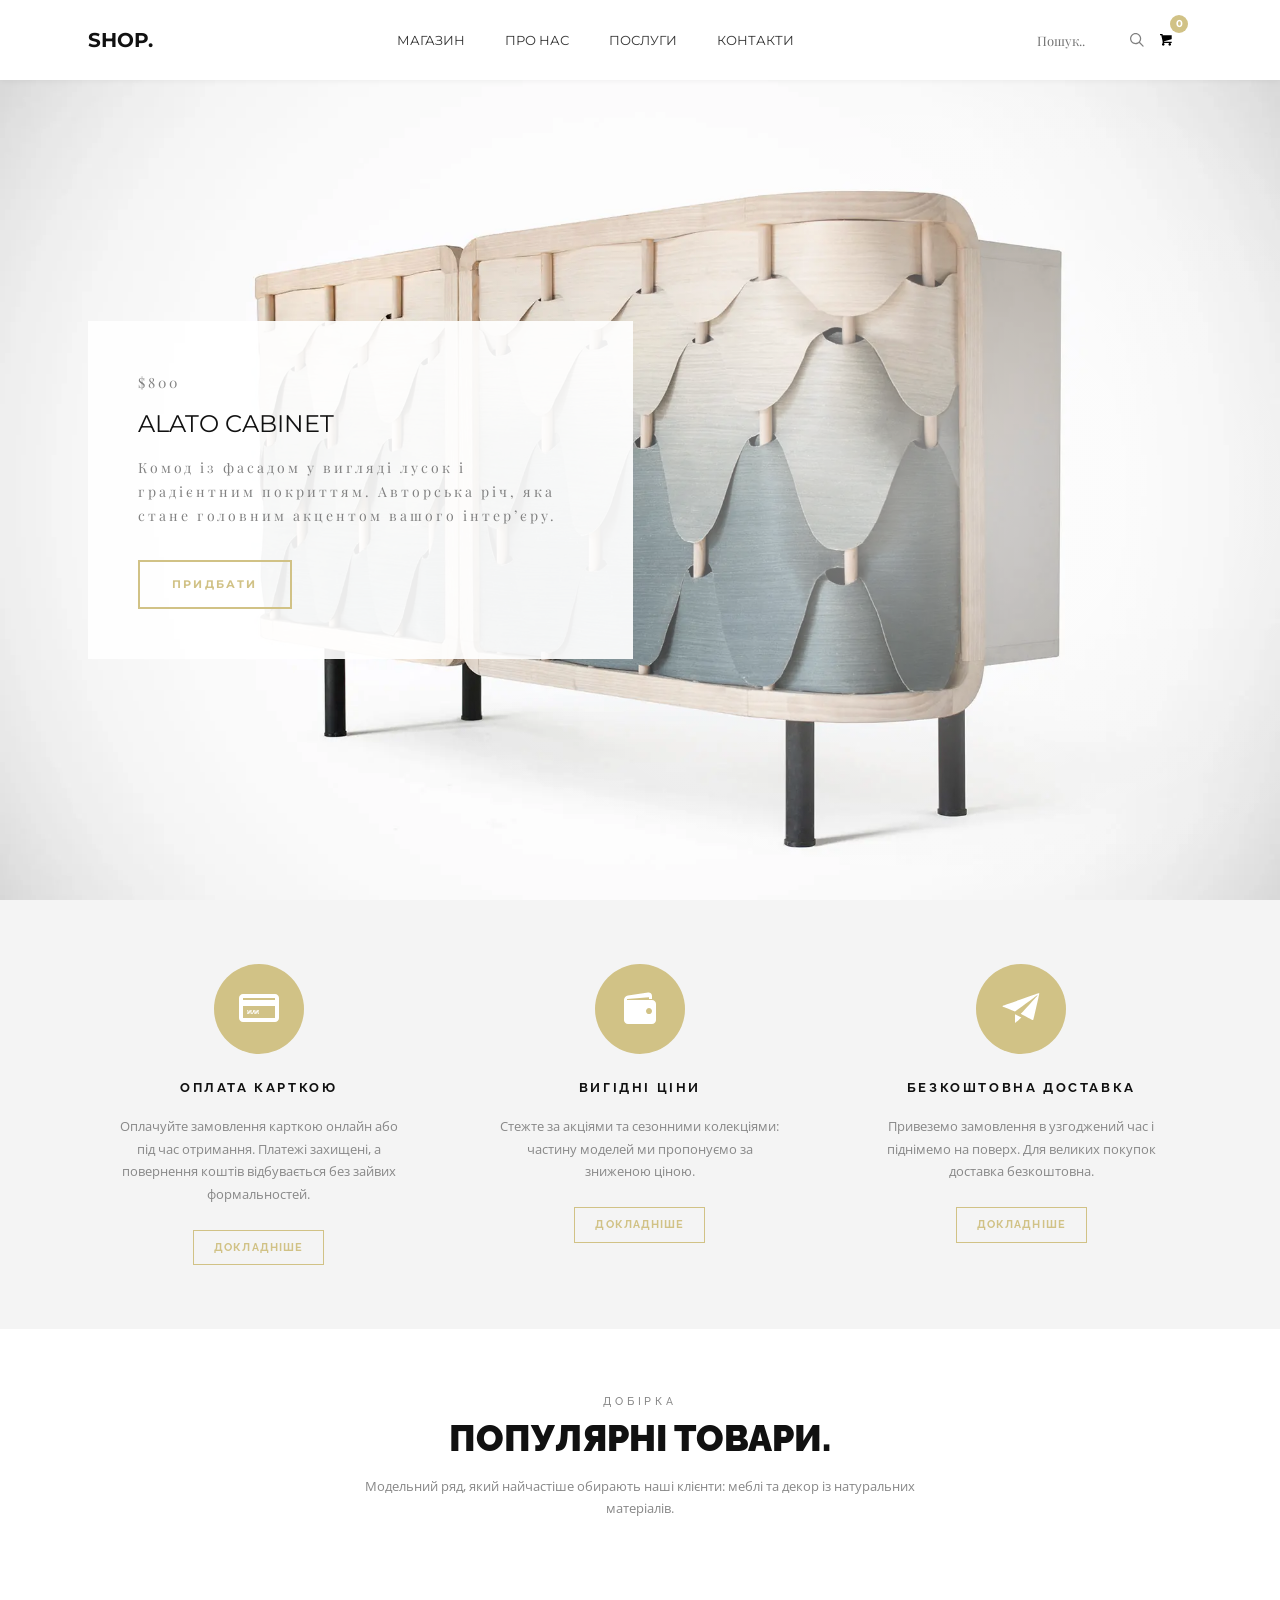
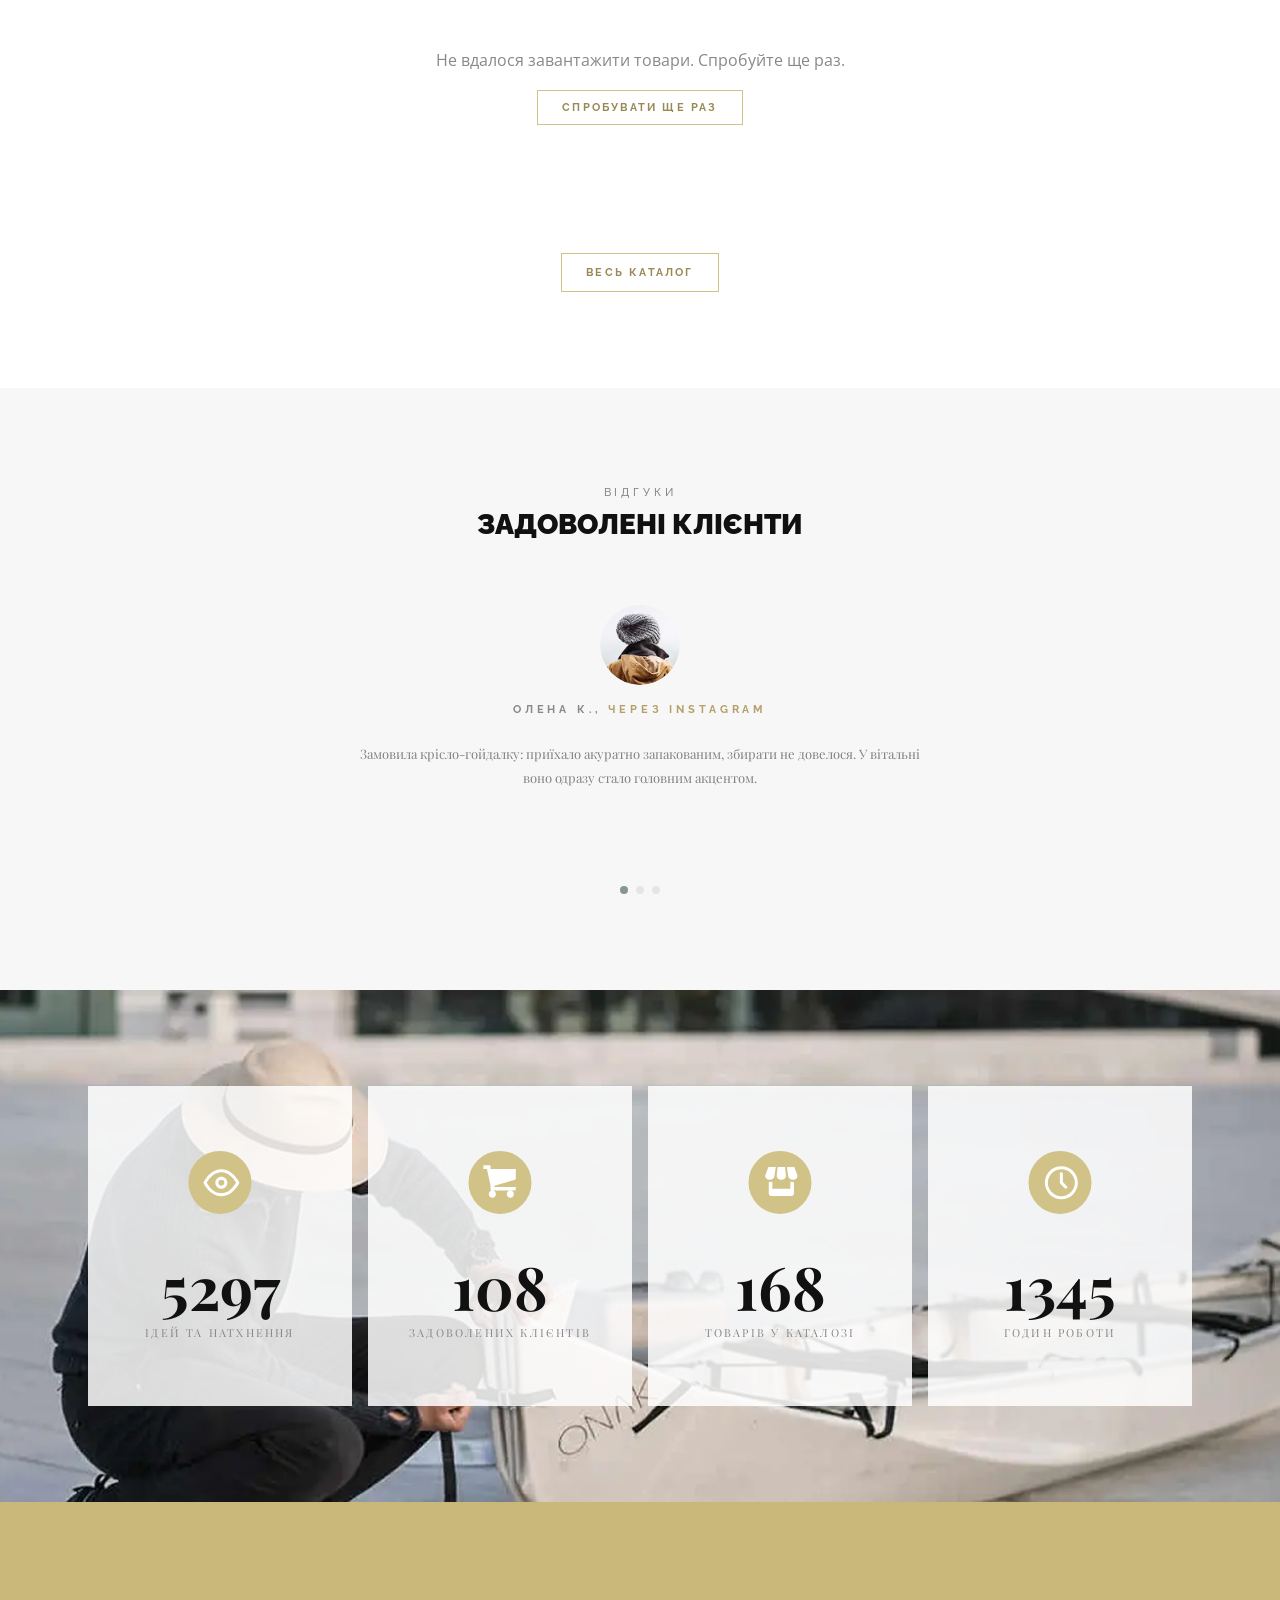
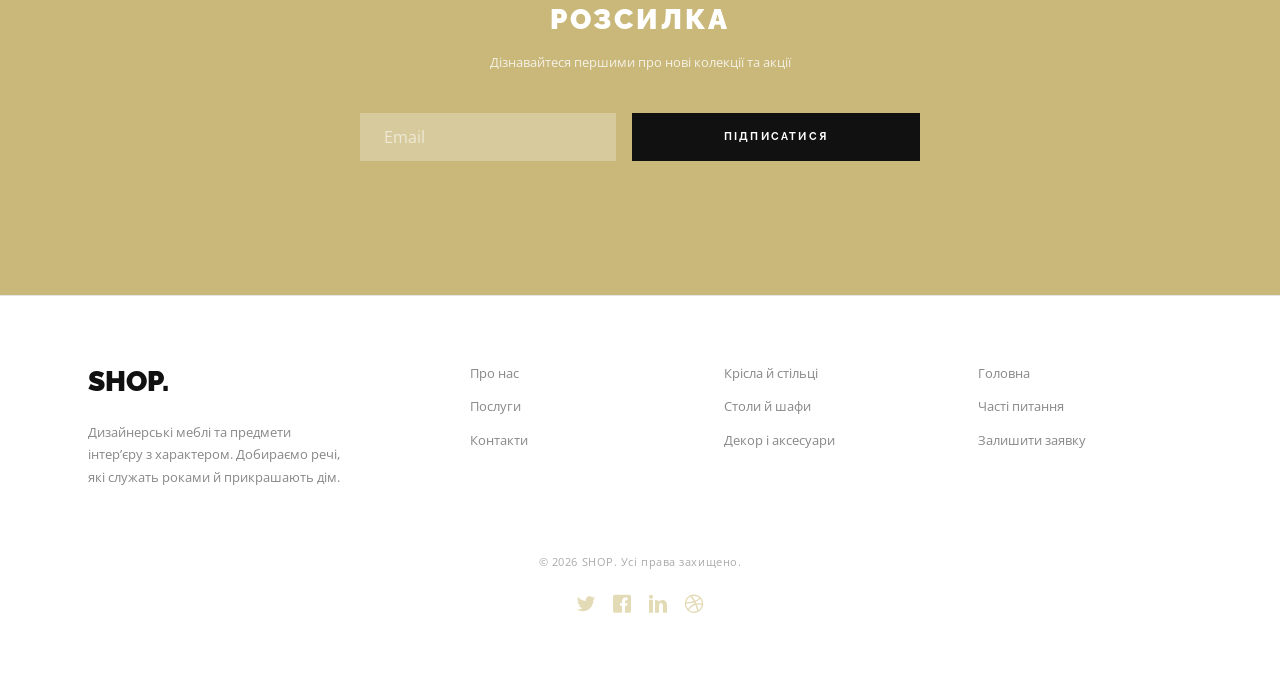
<file: index.html>
<!DOCTYPE html>
<html lang="uk">
<head>
  <meta charset="UTF-8" />
  <meta name="viewport" content="width=device-width, initial-scale=1.0" />
  <title>SHOP. — інтернет-магазин дизайнерських меблів та декору</title>
  <meta name="description" content="SHOP. — інтернет-магазин дизайнерських меблів та предметів інтер’єру: авторські крісла, столи, шафи й декор із доставкою." />
  <link rel="icon" href="assets/images/favicon.png" type="image/png" sizes="48x48" />
  <link rel="icon" href="assets/images/favicon.svg" type="image/svg+xml" />

  <link rel="preconnect" href="https://fonts.googleapis.com" />
  <link rel="preconnect" href="https://fonts.gstatic.com" crossorigin />
  <link
    href="https://fonts.googleapis.com/css2?family=Montserrat:wght@400;500;700;900&family=Playfair+Display:wght@400;500;700&family=Raleway:wght@400;500;700;900&family=Open+Sans:wght@400;600&display=swap"
    rel="stylesheet"
  />
  <link rel="stylesheet" href="assets/css/variables.css" />
  <link rel="stylesheet" href="assets/css/styles.css" />
</head>
<body>

<header class="header" id="header">
  <div class="header__inner container">
    <a href="index.html" class="header__logo" aria-label="SHOP. — головна сторінка">SHOP.</a>

    <nav class="nav" id="main-nav" aria-label="Головна навігація">
      <ul class="nav__list">
        <li class="nav__item"><a href="products.html" class="nav__link">Магазин</a></li>
        <li class="nav__item"><a href="about.html" class="nav__link">Про нас</a></li>
        <li class="nav__item"><a href="services.html" class="nav__link">Послуги</a></li>
        <li class="nav__item"><a href="contact.html" class="nav__link">Контакти</a></li>
      </ul>
    </nav>

    <div class="header__actions">
      <div class="header__search">
        <label for="header-search" class="visually-hidden">Пошук по сайту</label>
        <input type="text" id="header-search" class="header__search-input" placeholder="Пошук.." />
        <a href="products.html" class="header__action header__action--search" aria-label="Шукати">
          <svg aria-hidden="true" focusable="false"><use href="assets/images/icons/sprite.svg#icon-magnifier"></use></svg>
        </a>
      </div>
      <button type="button" class="header__cart-wrapper" data-cart-open aria-label="Кошик, товарів: 0">
        <svg class="header__cart-icon" aria-hidden="true"><use href="assets/images/icons/sprite.svg#icon-cart"></use></svg>
        <span class="header__cart-count" data-cart-count>0</span>
      </button>
    </div>

    <button class="burger" type="button" id="burger-btn" aria-controls="main-nav" aria-expanded="false" aria-label="Відкрити меню">
      <span class="burger__bar"></span>
      <span class="burger__bar"></span>
      <span class="burger__bar"></span>
    </button>
  </div>

  <div class="header__mobile-search">
    <label for="header-search-mobile" class="visually-hidden">Пошук по сайту</label>
    <input type="text" id="header-search-mobile" class="header__mobile-search-input" placeholder="Пошук.." />
    <svg class="header__mobile-search-icon" role="img" aria-label="Шукати"><use href="assets/images/icons/sprite.svg#icon-magnifier"></use></svg>
    <button type="button" class="header__cart-wrapper" data-cart-open aria-label="Кошик, товарів: 0">
        <svg class="header__cart-icon" aria-hidden="true"><use href="assets/images/icons/sprite.svg#icon-cart"></use></svg>
        <span class="header__cart-count" data-cart-count>0</span>
      </button>
  </div>
</header>


<main id="main-content">

  <h1 class="visually-hidden">SHOP. — дизайнерські меблі та предмети інтер’єру</h1>

  <section class="hero" aria-label="Головний банер">
    <div class="hero__inner container">
      <div class="hero__content">
        <p class="hero__price">$800</p>
        <h2 class="hero__title">ALATO CABINET</h2>
        <p class="hero__subtitle">
          Комод із фасадом у вигляді лусок і градієнтним покриттям. Авторська річ,
          яка стане головним акцентом вашого інтер’єру.
        </p>
        <a href="products.html?q=Alato" class="hero__btn">Придбати</a>
      </div>
    </div>
  </section>

  <section class="features" id="services" aria-labelledby="features-title">
    <div class="container">
      <h2 class="visually-hidden" id="features-title">Наші переваги</h2>
      <div class="features__grid">
        <article class="feature-item">
          <svg class="feature-item__icon" aria-hidden="true" focusable="false"><use href="assets/images/icons/sprite.svg#icon-credit-card"></use></svg>
          <h3 class="feature-item__title">Оплата карткою</h3>
          <p class="feature-item__text">Оплачуйте замовлення карткою онлайн або під час отримання. Платежі захищені, а повернення коштів відбувається без зайвих формальностей.</p>
          <a href="services.html" class="feature-item__link">Докладніше</a>
        </article>
        <article class="feature-item">
          <svg class="feature-item__icon" aria-hidden="true" focusable="false"><use href="assets/images/icons/sprite.svg#icon-wallet"></use></svg>
          <h3 class="feature-item__title">Вигідні ціни</h3>
          <p class="feature-item__text">Стежте за акціями та сезонними колекціями: частину моделей ми пропонуємо за зниженою ціною.</p>
          <a href="services.html" class="feature-item__link">Докладніше</a>
        </article>
        <article class="feature-item">
          <svg class="feature-item__icon" aria-hidden="true" focusable="false"><use href="assets/images/icons/sprite.svg#icon-telegram"></use></svg>
          <h3 class="feature-item__title">Безкоштовна доставка</h3>
          <p class="feature-item__text">Привеземо замовлення в узгоджений час і піднімемо на поверх. Для великих покупок доставка безкоштовна.</p>
          <a href="services.html" class="feature-item__link">Докладніше</a>
        </article>
      </div>
    </div>
  </section>

  <section class="products" aria-labelledby="products-title">
    <div class="container">
      <header class="products__header">
        <span class="section-eyebrow">Добірка</span>
        <h2 class="section-title" id="products-title">Популярні товари<span>.</span></h2>
        <p class="products__desc">
          Модельний ряд, який найчастіше обирають наші клієнти: меблі та декор із натуральних матеріалів.
        </p>
      </header>

      <div class="products__state" id="home-products-state" hidden></div>
      <div class="products__grid" id="home-products"></div>

      <div class="section-cta">
        <a href="products.html" class="btn-outline">Весь каталог</a>
      </div>
    </div>
  </section>

  <section class="testimonials" aria-labelledby="testimonials-title">
    <div class="container">
      <header class="testimonials__header">
        <span class="section-eyebrow">Відгуки</span>
        <h2 class="section-title" id="testimonials-title">Задоволені клієнти</h2>
      </header>

      <div class="testimonials__body">
        <img class="testimonial__avatar" src="assets/images/user.webp" alt="Фото клієнта" loading="lazy" />
        <p class="testimonial__author" id="testimonial-author">Олена К., <span class="testimonial__author-twitter">через Instagram</span></p>
        <blockquote class="testimonial__text" id="testimonial-text" aria-live="polite">
          Замовила крісло-гойдалку: приїхало акуратно запакованим, збирати не довелося.
          У вітальні воно одразу стало головним акцентом.
        </blockquote>
        <div class="testimonial__dots" id="testimonial-dots" role="group" aria-label="Перемикач відгуків"></div>
      </div>
    </div>
  </section>

  <section class="stats" aria-label="Наші досягнення">
    <div class="stats__inner container">
      <div class="stats-item">
        <svg class="stats-item__icon" aria-hidden="true" focusable="false"><use href="assets/images/icons/sprite.svg#icon-eye"></use></svg>
        <span class="stats-item__number">5297</span>
        <span class="stats-item__label">Ідей та натхнення</span>
      </div>
      <div class="stats-item">
        <svg class="stats-item__icon" aria-hidden="true" focusable="false"><use href="assets/images/icons/sprite.svg#icon-yellow-cart"></use></svg>
        <span class="stats-item__number">108</span>
        <span class="stats-item__label">Задоволених клієнтів</span>
      </div>
      <div class="stats-item">
        <svg class="stats-item__icon" aria-hidden="true" focusable="false"><use href="assets/images/icons/sprite.svg#icon-window-market"></use></svg>
        <span class="stats-item__number">168</span>
        <span class="stats-item__label">Товарів у каталозі</span>
      </div>
      <div class="stats-item">
        <svg class="stats-item__icon" aria-hidden="true" focusable="false"><use href="assets/images/icons/sprite.svg#icon-oclock"></use></svg>
        <span class="stats-item__number">1345</span>
        <span class="stats-item__label">Годин роботи</span>
      </div>
    </div>
  </section>

  <section class="newsletter" aria-labelledby="newsletter-title">
    <div class="container">
      <h2 class="newsletter__title" id="newsletter-title">Розсилка</h2>
      <p class="newsletter__subtitle">Дізнавайтеся першими про нові колекції та акції</p>
      <form class="newsletter__form" action="#" method="post" novalidate>
        <label for="newsletter-email" class="visually-hidden">Ваш email</label>
        <input type="email" id="newsletter-email" class="newsletter__input" placeholder="Email" required />
        <button type="submit" class="newsletter__btn">Підписатися</button>
      </form>
      <p class="newsletter__status" role="status"></p>
    </div>
  </section>

</main>

<footer class="footer">
  <div class="container">
    <div class="footer__top">

      <div class="footer__brand">
        <a href="index.html" class="footer__logo">SHOP.</a>
        <p class="footer__brand-text">
          Дизайнерські меблі та предмети інтер’єру з характером.
          Добираємо речі, які служать роками й прикрашають дім.
        </p>
      </div>

      <nav class="footer__nav-group" aria-label="Компанія">
        <h2 class="footer__nav-title">Компанія</h2>
        <ul class="footer__nav-list">
          <li><a href="about.html" class="footer__nav-link">Про нас</a></li>
          <li><a href="services.html" class="footer__nav-link">Послуги</a></li>
          <li><a href="contact.html" class="footer__nav-link">Контакти</a></li>
        </ul>
      </nav>

      <nav class="footer__nav-group" aria-label="Каталог">
        <h2 class="footer__nav-title">Каталог</h2>
        <ul class="footer__nav-list">
          <li><a href="products.html?category=seating" class="footer__nav-link">Крісла й стільці</a></li>
          <li><a href="products.html?category=tables" class="footer__nav-link">Столи й шафи</a></li>
          <li><a href="products.html?category=decor" class="footer__nav-link">Декор і аксесуари</a></li>
        </ul>
      </nav>

      <nav class="footer__nav-group" aria-label="Допомога">
        <h2 class="footer__nav-title">Допомога</h2>
        <ul class="footer__nav-list">
          <li><a href="index.html" class="footer__nav-link">Головна</a></li>
          <li><a href="services.html#faq" class="footer__nav-link">Часті питання</a></li>
          <li><a href="contact.html" class="footer__nav-link">Залишити заявку</a></li>
        </ul>
      </nav>

    </div>

    <div class="footer__bottom">
      <p class="footer__copy">&copy; 2026 SHOP. Усі права захищено.</p>
      <div class="footer__social">
        <a href="https://x.com" class="footer__social-link" aria-label="Twitter" target="_blank" rel="noopener noreferrer"><svg aria-hidden="true" focusable="false"><use href="assets/images/icons/sprite.svg#icon-twitter"></use></svg></a>
        <a href="https://www.facebook.com" class="footer__social-link" aria-label="Facebook" target="_blank" rel="noopener noreferrer"><svg aria-hidden="true" focusable="false"><use href="assets/images/icons/sprite.svg#icon-facebook"></use></svg></a>
        <a href="https://www.linkedin.com" class="footer__social-link" aria-label="LinkedIn" target="_blank" rel="noopener noreferrer"><svg aria-hidden="true" focusable="false"><use href="assets/images/icons/sprite.svg#icon-linkedin"></use></svg></a>
        <a href="https://dribbble.com" class="footer__social-link" aria-label="Dribbble" target="_blank" rel="noopener noreferrer"><svg aria-hidden="true" focusable="false"><use href="assets/images/icons/sprite.svg#icon-dribbble"></use></svg></a>
      </div>
    </div>
  </div>
</footer>

<script src="assets/js/config.js" defer></script>
<script src="assets/js/script.js" defer></script>
<script src="assets/js/cart.js" defer></script>
<script src="assets/js/home.js" defer></script>
</body>
</html>
</file>
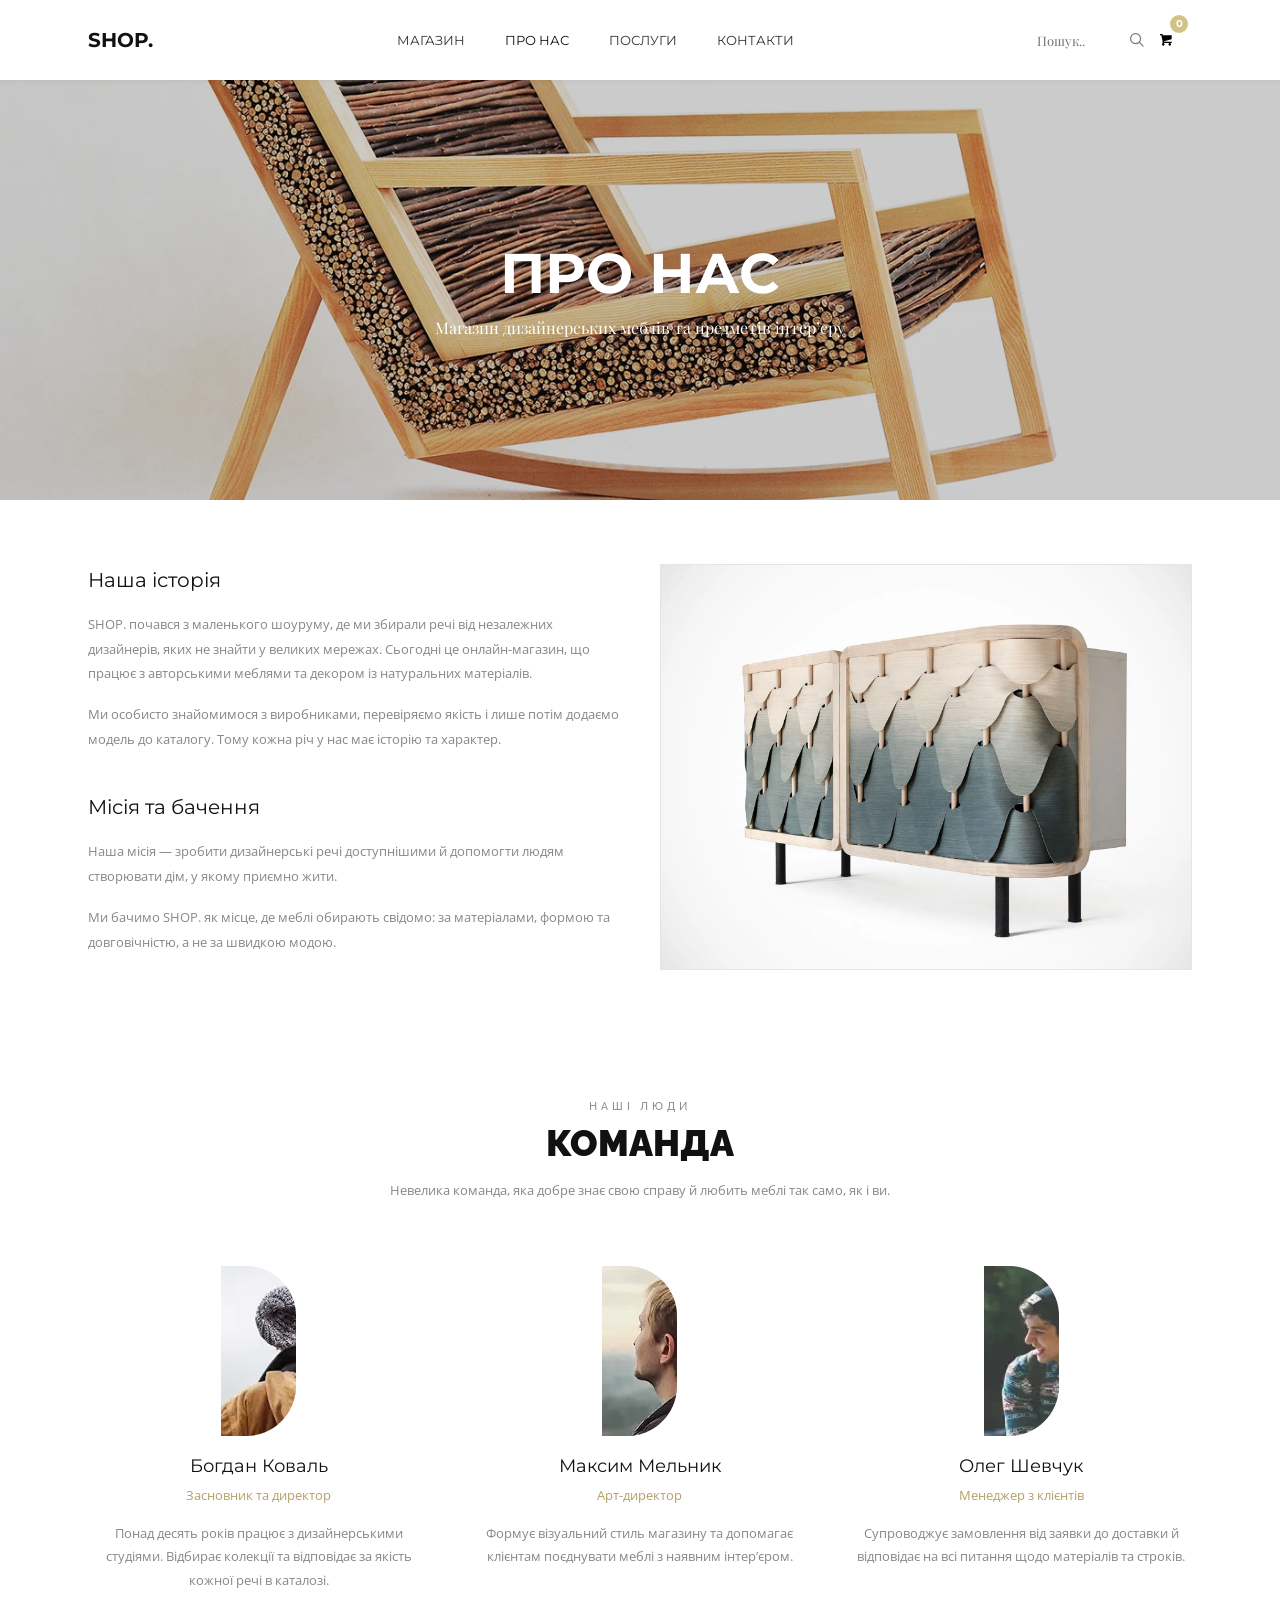
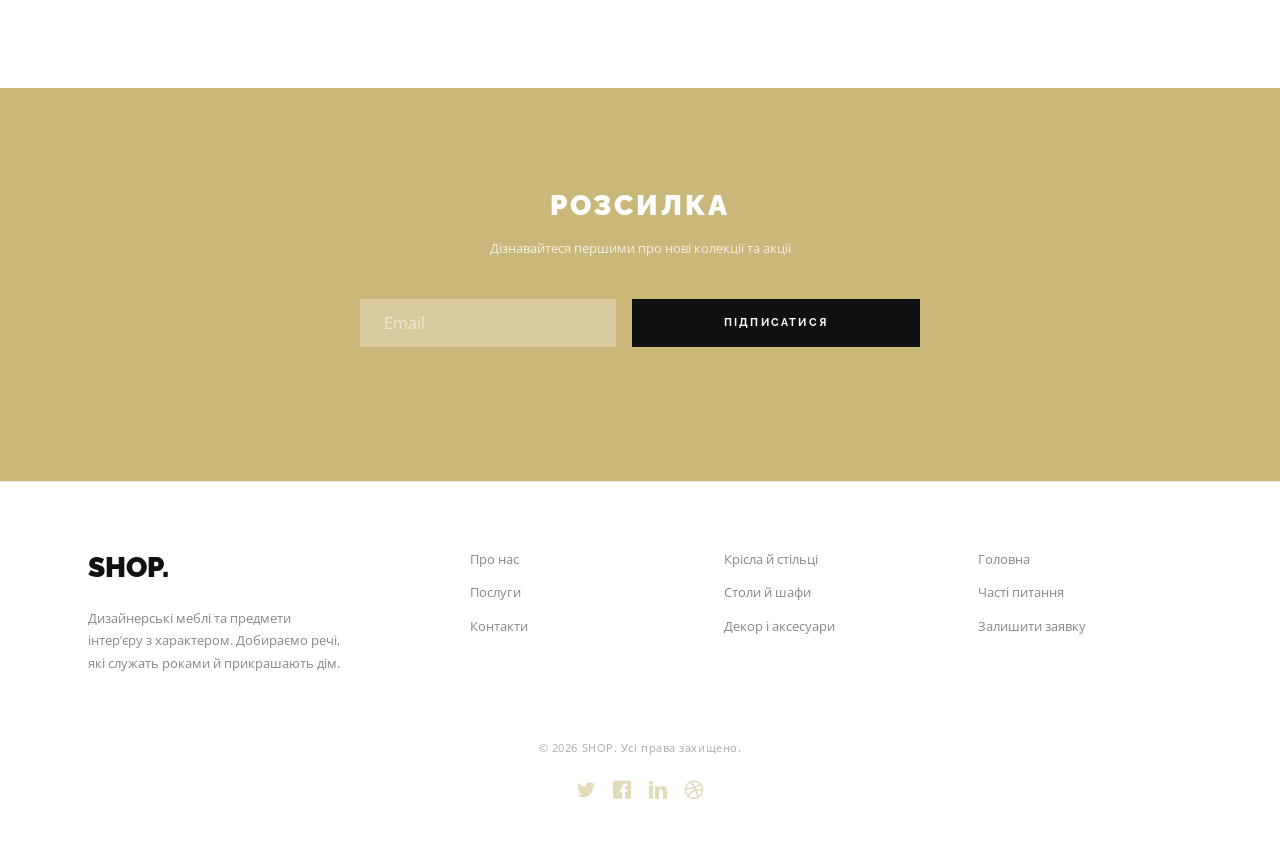
<file: about.html>
<!DOCTYPE html>
<html lang="uk">
<head>
  <meta charset="UTF-8" />
  <meta name="viewport" content="width=device-width, initial-scale=1.0" />
  <title>Про нас — SHOP. Магазин дизайнерських меблів</title>
  <meta name="description" content="Історія, місія та команда SHOP. — магазину дизайнерських меблів і предметів інтер’єру з натуральних матеріалів." />
  <link rel="icon" href="assets/images/favicon.png" type="image/png" sizes="48x48" />
  <link rel="icon" href="assets/images/favicon.svg" type="image/svg+xml" />

  <link rel="preconnect" href="https://fonts.googleapis.com" />
  <link rel="preconnect" href="https://fonts.gstatic.com" crossorigin />
  <link
    href="https://fonts.googleapis.com/css2?family=Montserrat:wght@400;500;700;900&family=Playfair+Display:wght@400;500;700&family=Raleway:wght@400;500;700;900&family=Open+Sans:wght@400;600&display=swap"
    rel="stylesheet"
  />
  <link rel="stylesheet" href="assets/css/variables.css" />
  <link rel="stylesheet" href="assets/css/styles.css" />
</head>
<body>

<header class="header" id="header">
  <div class="header__inner container">
    <a href="index.html" class="header__logo" aria-label="SHOP. — головна сторінка">SHOP.</a>

    <nav class="nav" id="main-nav" aria-label="Головна навігація">
      <ul class="nav__list">
        <li class="nav__item"><a href="products.html" class="nav__link">Магазин</a></li>
        <li class="nav__item"><a href="about.html" class="nav__link is-active" aria-current="page">Про нас</a></li>
        <li class="nav__item"><a href="services.html" class="nav__link">Послуги</a></li>
        <li class="nav__item"><a href="contact.html" class="nav__link">Контакти</a></li>
      </ul>
    </nav>

    <div class="header__actions">
      <div class="header__search">
        <label for="header-search" class="visually-hidden">Пошук по сайту</label>
        <input type="text" id="header-search" class="header__search-input" placeholder="Пошук.." />
        <a href="products.html" class="header__action header__action--search" aria-label="Шукати">
          <svg aria-hidden="true" focusable="false"><use href="assets/images/icons/sprite.svg#icon-magnifier"></use></svg>
        </a>
      </div>
      <button type="button" class="header__cart-wrapper" data-cart-open aria-label="Кошик, товарів: 0">
        <svg class="header__cart-icon" aria-hidden="true"><use href="assets/images/icons/sprite.svg#icon-cart"></use></svg>
        <span class="header__cart-count" data-cart-count>0</span>
      </button>
    </div>

    <button class="burger" type="button" id="burger-btn" aria-controls="main-nav" aria-expanded="false" aria-label="Відкрити меню">
      <span class="burger__bar"></span>
      <span class="burger__bar"></span>
      <span class="burger__bar"></span>
    </button>
  </div>

  <div class="header__mobile-search">
    <label for="header-search-mobile" class="visually-hidden">Пошук по сайту</label>
    <input type="text" id="header-search-mobile" class="header__mobile-search-input" placeholder="Пошук.." />
    <svg class="header__mobile-search-icon" role="img" aria-label="Шукати"><use href="assets/images/icons/sprite.svg#icon-magnifier"></use></svg>
    <button type="button" class="header__cart-wrapper" data-cart-open aria-label="Кошик, товарів: 0">
        <svg class="header__cart-icon" aria-hidden="true"><use href="assets/images/icons/sprite.svg#icon-cart"></use></svg>
        <span class="header__cart-count" data-cart-count>0</span>
      </button>
  </div>
</header>


<main id="main-content">

  <section class="page-hero" aria-label="Заголовок сторінки">
    <div class="container">
      <h1 class="page-hero__title">Про нас</h1>
      <p class="page-hero__subtitle">Магазин дизайнерських меблів та предметів інтер’єру</p>
    </div>
  </section>

  <section class="about" aria-label="Про компанію">
    <div class="container about__grid">
      <div class="about__content">
        <h2 class="about__title">Наша історія</h2>
        <p class="about__text">
          SHOP. почався з маленького шоуруму, де ми збирали речі від незалежних дизайнерів, яких не
          знайти у великих мережах. Сьогодні це онлайн-магазин, що працює з авторськими меблями
          та декором із натуральних матеріалів.
        </p>
        <p class="about__text">
          Ми особисто знайомимося з виробниками, перевіряємо якість і лише потім додаємо модель
          до каталогу. Тому кожна річ у нас має історію та характер.
        </p>

        <h2 class="about__title about__title--next">Місія та бачення</h2>
        <p class="about__text">
          Наша місія — зробити дизайнерські речі доступнішими й допомогти людям створювати дім,
          у якому приємно жити.
        </p>
        <p class="about__text">
          Ми бачимо SHOP. як місце, де меблі обирають свідомо: за матеріалами, формою та
          довговічністю, а не за швидкою модою.
        </p>
      </div>

      <img class="about__image" src="assets/images/alato-cabinet.webp" alt="Комод Alato Cabinet з каталогу магазину" loading="lazy" />
    </div>
  </section>

  <section class="team" aria-labelledby="team-title">
    <div class="container">
      <header class="products__header">
        <span class="section-eyebrow">Наші люди</span>
        <h2 class="section-title" id="team-title">Команда</h2>
        <p class="products__desc">
          Невелика команда, яка добре знає свою справу й любить меблі так само, як і ви.
        </p>
      </header>

      <div class="team__grid">
        <article class="team-card">
          <img class="team-card__photo" src="assets/images/jean-smith.webp" alt="Богдан Коваль, засновник та директор" width="75" height="170" loading="lazy" />
          <h3 class="team-card__name">Богдан Коваль</h3>
          <p class="team-card__role">Засновник та директор</p>
          <p class="team-card__text">Понад десять років працює з дизайнерськими студіями. Відбирає колекції та відповідає за якість кожної речі в каталозі.</p>
        </article>
        <article class="team-card">
          <img class="team-card__photo" src="assets/images/hush-raven.webp" alt="Максим Мельник, арт-директор" width="75" height="170" loading="lazy" />
          <h3 class="team-card__name">Максим Мельник</h3>
          <p class="team-card__role">Арт-директор</p>
          <p class="team-card__text">Формує візуальний стиль магазину та допомагає клієнтам поєднувати меблі з наявним інтер’єром.</p>
        </article>
        <article class="team-card">
          <img class="team-card__photo" src="assets/images/alex-king.webp" alt="Олег Шевчук, менеджер з клієнтів" width="75" height="170" loading="lazy" />
          <h3 class="team-card__name">Олег Шевчук</h3>
          <p class="team-card__role">Менеджер з клієнтів</p>
          <p class="team-card__text">Супроводжує замовлення від заявки до доставки й відповідає на всі питання щодо матеріалів та строків.</p>
        </article>
      </div>
    </div>
  </section>

  <section class="newsletter" aria-labelledby="newsletter-title">
    <div class="container">
      <h2 class="newsletter__title" id="newsletter-title">Розсилка</h2>
      <p class="newsletter__subtitle">Дізнавайтеся першими про нові колекції та акції</p>
      <form class="newsletter__form" action="#" method="post" novalidate>
        <label for="newsletter-email" class="visually-hidden">Ваш email</label>
        <input type="email" id="newsletter-email" class="newsletter__input" placeholder="Email" required />
        <button type="submit" class="newsletter__btn">Підписатися</button>
      </form>
      <p class="newsletter__status" role="status"></p>
    </div>
  </section>

</main>

<footer class="footer">
  <div class="container">
    <div class="footer__top">

      <div class="footer__brand">
        <a href="index.html" class="footer__logo">SHOP.</a>
        <p class="footer__brand-text">
          Дизайнерські меблі та предмети інтер’єру з характером.
          Добираємо речі, які служать роками й прикрашають дім.
        </p>
      </div>

      <nav class="footer__nav-group" aria-label="Компанія">
        <h2 class="footer__nav-title">Компанія</h2>
        <ul class="footer__nav-list">
          <li><a href="about.html" class="footer__nav-link">Про нас</a></li>
          <li><a href="services.html" class="footer__nav-link">Послуги</a></li>
          <li><a href="contact.html" class="footer__nav-link">Контакти</a></li>
        </ul>
      </nav>

      <nav class="footer__nav-group" aria-label="Каталог">
        <h2 class="footer__nav-title">Каталог</h2>
        <ul class="footer__nav-list">
          <li><a href="products.html?category=seating" class="footer__nav-link">Крісла й стільці</a></li>
          <li><a href="products.html?category=tables" class="footer__nav-link">Столи й шафи</a></li>
          <li><a href="products.html?category=decor" class="footer__nav-link">Декор і аксесуари</a></li>
        </ul>
      </nav>

      <nav class="footer__nav-group" aria-label="Допомога">
        <h2 class="footer__nav-title">Допомога</h2>
        <ul class="footer__nav-list">
          <li><a href="index.html" class="footer__nav-link">Головна</a></li>
          <li><a href="services.html#faq" class="footer__nav-link">Часті питання</a></li>
          <li><a href="contact.html" class="footer__nav-link">Залишити заявку</a></li>
        </ul>
      </nav>

    </div>

    <div class="footer__bottom">
      <p class="footer__copy">&copy; 2026 SHOP. Усі права захищено.</p>
      <div class="footer__social">
        <a href="https://x.com" class="footer__social-link" aria-label="Twitter" target="_blank" rel="noopener noreferrer"><svg aria-hidden="true" focusable="false"><use href="assets/images/icons/sprite.svg#icon-twitter"></use></svg></a>
        <a href="https://www.facebook.com" class="footer__social-link" aria-label="Facebook" target="_blank" rel="noopener noreferrer"><svg aria-hidden="true" focusable="false"><use href="assets/images/icons/sprite.svg#icon-facebook"></use></svg></a>
        <a href="https://www.linkedin.com" class="footer__social-link" aria-label="LinkedIn" target="_blank" rel="noopener noreferrer"><svg aria-hidden="true" focusable="false"><use href="assets/images/icons/sprite.svg#icon-linkedin"></use></svg></a>
        <a href="https://dribbble.com" class="footer__social-link" aria-label="Dribbble" target="_blank" rel="noopener noreferrer"><svg aria-hidden="true" focusable="false"><use href="assets/images/icons/sprite.svg#icon-dribbble"></use></svg></a>
      </div>
    </div>
  </div>
</footer>

<script src="assets/js/config.js" defer></script>
<script src="assets/js/script.js" defer></script>
<script src="assets/js/cart.js" defer></script>
</body>
</html>
</file>
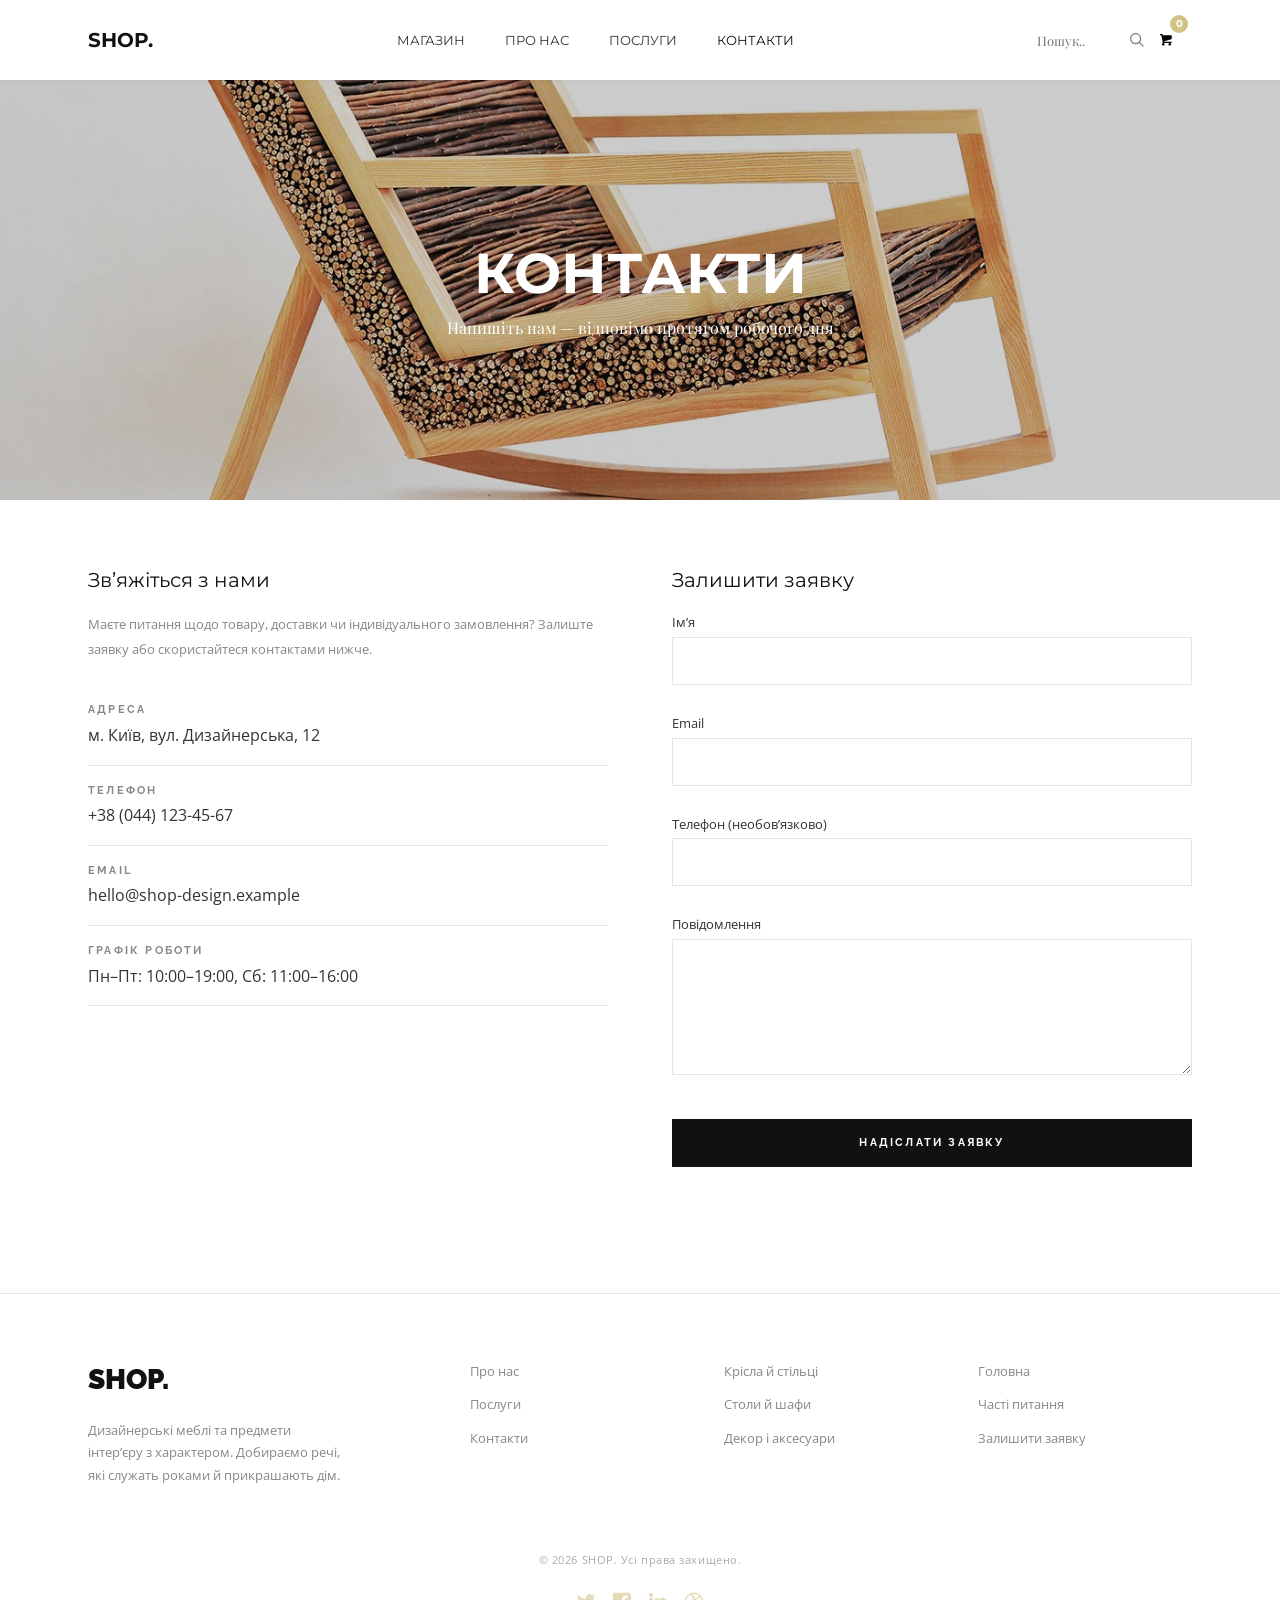
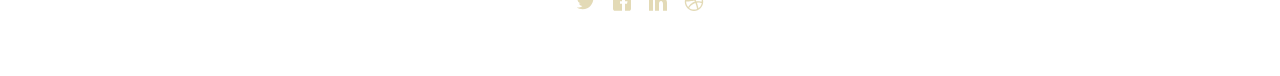
<file: contact.html>
<!DOCTYPE html>
<html lang="uk">
<head>
  <meta charset="UTF-8" />
  <meta name="viewport" content="width=device-width, initial-scale=1.0" />
  <title>Контакти — SHOP. Зв’яжіться з нами</title>
  <meta name="description" content="Контакти SHOP.: адреса, телефон, email і форма заявки. Допоможемо з вибором меблів, доставкою та індивідуальним замовленням." />
  <link rel="icon" href="assets/images/favicon.png" type="image/png" sizes="48x48" />
  <link rel="icon" href="assets/images/favicon.svg" type="image/svg+xml" />

  <link rel="preconnect" href="https://fonts.googleapis.com" />
  <link rel="preconnect" href="https://fonts.gstatic.com" crossorigin />
  <link
    href="https://fonts.googleapis.com/css2?family=Montserrat:wght@400;500;700;900&family=Playfair+Display:wght@400;500;700&family=Raleway:wght@400;500;700;900&family=Open+Sans:wght@400;600&display=swap"
    rel="stylesheet"
  />
  <link rel="stylesheet" href="assets/css/variables.css" />
  <link rel="stylesheet" href="assets/css/styles.css" />
</head>
<body>

<header class="header" id="header">
  <div class="header__inner container">
    <a href="index.html" class="header__logo" aria-label="SHOP. — головна сторінка">SHOP.</a>

    <nav class="nav" id="main-nav" aria-label="Головна навігація">
      <ul class="nav__list">
        <li class="nav__item"><a href="products.html" class="nav__link">Магазин</a></li>
        <li class="nav__item"><a href="about.html" class="nav__link">Про нас</a></li>
        <li class="nav__item"><a href="services.html" class="nav__link">Послуги</a></li>
        <li class="nav__item"><a href="contact.html" class="nav__link is-active" aria-current="page">Контакти</a></li>
      </ul>
    </nav>

    <div class="header__actions">
      <div class="header__search">
        <label for="header-search" class="visually-hidden">Пошук по сайту</label>
        <input type="text" id="header-search" class="header__search-input" placeholder="Пошук.." />
        <a href="products.html" class="header__action header__action--search" aria-label="Шукати">
          <svg aria-hidden="true" focusable="false"><use href="assets/images/icons/sprite.svg#icon-magnifier"></use></svg>
        </a>
      </div>
      <button type="button" class="header__cart-wrapper" data-cart-open aria-label="Кошик, товарів: 0">
        <svg class="header__cart-icon" aria-hidden="true"><use href="assets/images/icons/sprite.svg#icon-cart"></use></svg>
        <span class="header__cart-count" data-cart-count>0</span>
      </button>
    </div>

    <button class="burger" type="button" id="burger-btn" aria-controls="main-nav" aria-expanded="false" aria-label="Відкрити меню">
      <span class="burger__bar"></span>
      <span class="burger__bar"></span>
      <span class="burger__bar"></span>
    </button>
  </div>

  <div class="header__mobile-search">
    <label for="header-search-mobile" class="visually-hidden">Пошук по сайту</label>
    <input type="text" id="header-search-mobile" class="header__mobile-search-input" placeholder="Пошук.." />
    <svg class="header__mobile-search-icon" role="img" aria-label="Шукати"><use href="assets/images/icons/sprite.svg#icon-magnifier"></use></svg>
    <button type="button" class="header__cart-wrapper" data-cart-open aria-label="Кошик, товарів: 0">
        <svg class="header__cart-icon" aria-hidden="true"><use href="assets/images/icons/sprite.svg#icon-cart"></use></svg>
        <span class="header__cart-count" data-cart-count>0</span>
      </button>
  </div>
</header>


<main id="main-content">

  <section class="page-hero" aria-label="Заголовок сторінки">
    <div class="container">
      <h1 class="page-hero__title">Контакти</h1>
      <p class="page-hero__subtitle">Напишіть нам — відповімо протягом робочого дня</p>
    </div>
  </section>

  <section class="contact" aria-labelledby="contact-title">
    <div class="container contact__grid">

      <div class="contact__info">
        <h2 class="about__title" id="contact-title">Зв’яжіться з нами</h2>
        <p class="about__text">
          Маєте питання щодо товару, доставки чи індивідуального замовлення? Залиште заявку
          або скористайтеся контактами нижче.
        </p>
        <dl class="contact__list">
          <div class="contact__item">
            <dt class="contact__label">Адреса</dt>
            <dd class="contact__value">м. Київ, вул. Дизайнерська, 12</dd>
          </div>
          <div class="contact__item">
            <dt class="contact__label">Телефон</dt>
            <dd class="contact__value"><a href="tel:+380441234567">+38 (044) 123-45-67</a></dd>
          </div>
          <div class="contact__item">
            <dt class="contact__label">Email</dt>
            <dd class="contact__value"><a href="mailto:hello@shop-design.example">hello@shop-design.example</a></dd>
          </div>
          <div class="contact__item">
            <dt class="contact__label">Графік роботи</dt>
            <dd class="contact__value">Пн–Пт: 10:00–19:00, Сб: 11:00–16:00</dd>
          </div>
        </dl>
      </div>

      <div class="contact__form-wrap">
        <h2 class="about__title">Залишити заявку</h2>
        <form class="form" data-request-form novalidate>
          <div class="form__field">
            <label class="form__label" for="contact-name">Ім’я</label>
            <input class="form__input" type="text" id="contact-name" name="name" autocomplete="name" required maxlength="60" />
            <span class="form__error"></span>
          </div>
          <div class="form__field">
            <label class="form__label" for="contact-email">Email</label>
            <input class="form__input" type="email" id="contact-email" name="email" autocomplete="email" required maxlength="100" />
            <span class="form__error"></span>
          </div>
          <div class="form__field">
            <label class="form__label" for="contact-phone">Телефон (необов’язково)</label>
            <input class="form__input" type="tel" id="contact-phone" name="phone" autocomplete="tel" maxlength="20" />
            <span class="form__error"></span>
          </div>
          <div class="form__field">
            <label class="form__label" for="contact-message">Повідомлення</label>
            <textarea class="form__input form__input--textarea" id="contact-message" name="message" rows="5" maxlength="600"></textarea>
            <span class="form__error"></span>
          </div>
          <button type="submit" class="form__submit">Надіслати заявку</button>
          <p class="form__status" role="status"></p>
        </form>
      </div>

    </div>
  </section>

</main>

<footer class="footer">
  <div class="container">
    <div class="footer__top">

      <div class="footer__brand">
        <a href="index.html" class="footer__logo">SHOP.</a>
        <p class="footer__brand-text">
          Дизайнерські меблі та предмети інтер’єру з характером.
          Добираємо речі, які служать роками й прикрашають дім.
        </p>
      </div>

      <nav class="footer__nav-group" aria-label="Компанія">
        <h2 class="footer__nav-title">Компанія</h2>
        <ul class="footer__nav-list">
          <li><a href="about.html" class="footer__nav-link">Про нас</a></li>
          <li><a href="services.html" class="footer__nav-link">Послуги</a></li>
          <li><a href="contact.html" class="footer__nav-link">Контакти</a></li>
        </ul>
      </nav>

      <nav class="footer__nav-group" aria-label="Каталог">
        <h2 class="footer__nav-title">Каталог</h2>
        <ul class="footer__nav-list">
          <li><a href="products.html?category=seating" class="footer__nav-link">Крісла й стільці</a></li>
          <li><a href="products.html?category=tables" class="footer__nav-link">Столи й шафи</a></li>
          <li><a href="products.html?category=decor" class="footer__nav-link">Декор і аксесуари</a></li>
        </ul>
      </nav>

      <nav class="footer__nav-group" aria-label="Допомога">
        <h2 class="footer__nav-title">Допомога</h2>
        <ul class="footer__nav-list">
          <li><a href="index.html" class="footer__nav-link">Головна</a></li>
          <li><a href="services.html#faq" class="footer__nav-link">Часті питання</a></li>
          <li><a href="contact.html" class="footer__nav-link">Залишити заявку</a></li>
        </ul>
      </nav>

    </div>

    <div class="footer__bottom">
      <p class="footer__copy">&copy; 2026 SHOP. Усі права захищено.</p>
      <div class="footer__social">
        <a href="https://x.com" class="footer__social-link" aria-label="Twitter" target="_blank" rel="noopener noreferrer"><svg aria-hidden="true" focusable="false"><use href="assets/images/icons/sprite.svg#icon-twitter"></use></svg></a>
        <a href="https://www.facebook.com" class="footer__social-link" aria-label="Facebook" target="_blank" rel="noopener noreferrer"><svg aria-hidden="true" focusable="false"><use href="assets/images/icons/sprite.svg#icon-facebook"></use></svg></a>
        <a href="https://www.linkedin.com" class="footer__social-link" aria-label="LinkedIn" target="_blank" rel="noopener noreferrer"><svg aria-hidden="true" focusable="false"><use href="assets/images/icons/sprite.svg#icon-linkedin"></use></svg></a>
        <a href="https://dribbble.com" class="footer__social-link" aria-label="Dribbble" target="_blank" rel="noopener noreferrer"><svg aria-hidden="true" focusable="false"><use href="assets/images/icons/sprite.svg#icon-dribbble"></use></svg></a>
      </div>
    </div>
  </div>
</footer>

<script src="assets/js/config.js" defer></script>
<script src="assets/js/script.js" defer></script>
<script src="assets/js/cart.js" defer></script>
</body>
</html>
</file>
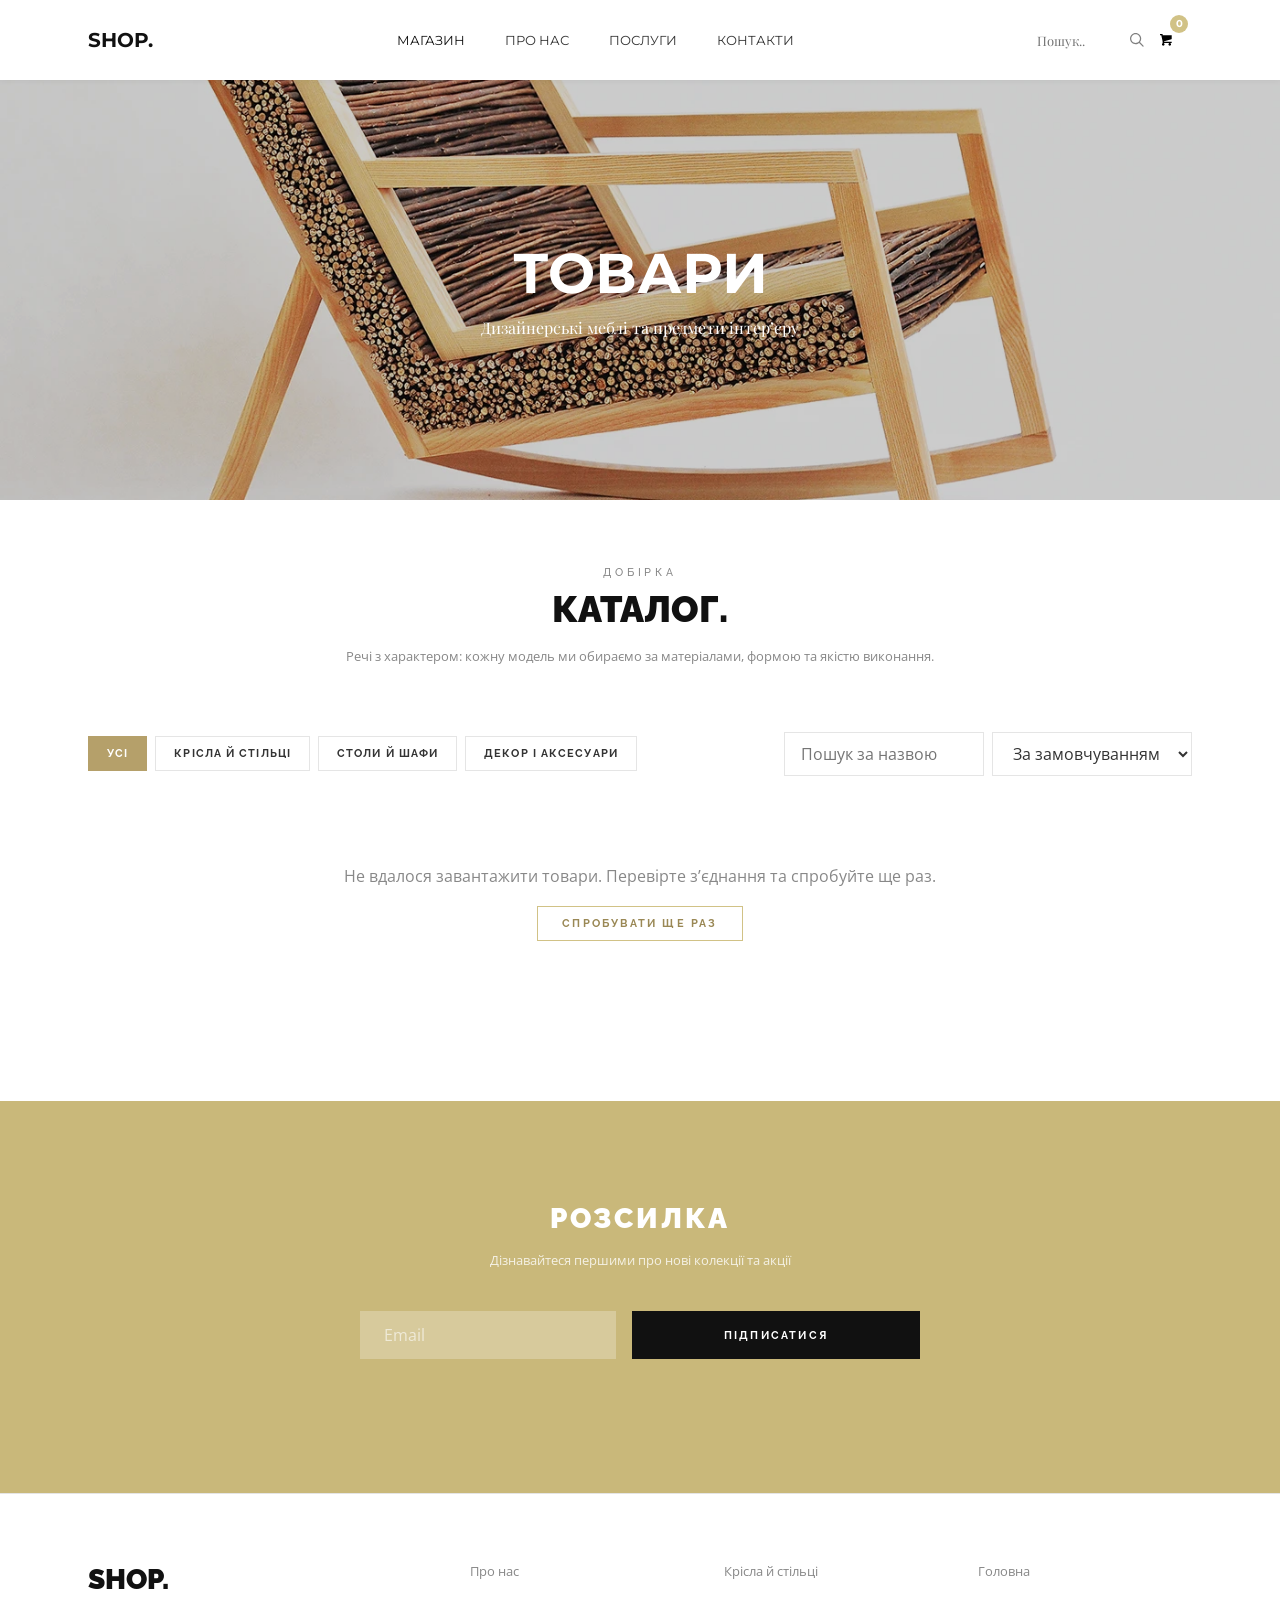
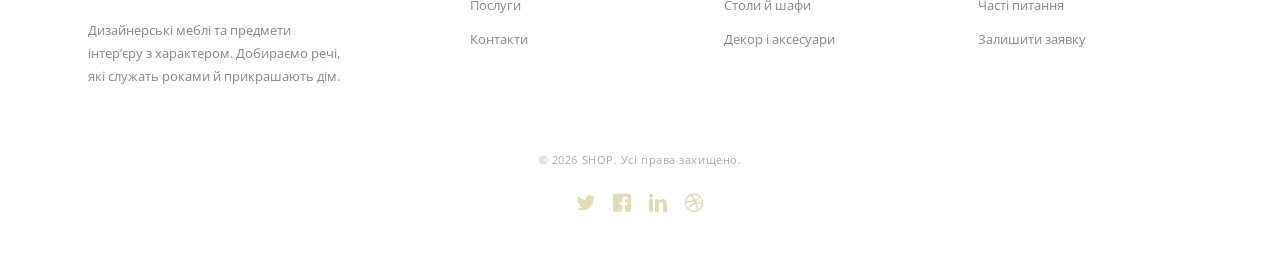
<file: products.html>
<!DOCTYPE html>
<html lang="uk">
<head>
  <meta charset="UTF-8" />
  <meta name="viewport" content="width=device-width, initial-scale=1.0" />
  <title>Каталог — SHOP. Дизайнерські меблі та декор</title>
  <meta name="description" content="Каталог SHOP.: дизайнерські крісла, столи, шафи та предмети декору. Фільтр за категорією, пошук і сортування за ціною." />
  <link rel="icon" href="assets/images/favicon.png" type="image/png" sizes="48x48" />
  <link rel="icon" href="assets/images/favicon.svg" type="image/svg+xml" />

  <link rel="preconnect" href="https://fonts.googleapis.com" />
  <link rel="preconnect" href="https://fonts.gstatic.com" crossorigin />
  <link
    href="https://fonts.googleapis.com/css2?family=Montserrat:wght@400;500;700;900&family=Playfair+Display:wght@400;500;700&family=Raleway:wght@400;500;700;900&family=Open+Sans:wght@400;600&display=swap"
    rel="stylesheet"
  />
  <link rel="stylesheet" href="assets/css/variables.css" />
  <link rel="stylesheet" href="assets/css/styles.css" />
</head>
<body>

<header class="header" id="header">
  <div class="header__inner container">
    <a href="index.html" class="header__logo" aria-label="SHOP. — головна сторінка">SHOP.</a>

    <nav class="nav" id="main-nav" aria-label="Головна навігація">
      <ul class="nav__list">
        <li class="nav__item"><a href="products.html" class="nav__link is-active" aria-current="page">Магазин</a></li>
        <li class="nav__item"><a href="about.html" class="nav__link">Про нас</a></li>
        <li class="nav__item"><a href="services.html" class="nav__link">Послуги</a></li>
        <li class="nav__item"><a href="contact.html" class="nav__link">Контакти</a></li>
      </ul>
    </nav>

    <div class="header__actions">
      <div class="header__search">
        <label for="header-search" class="visually-hidden">Пошук по сайту</label>
        <input type="text" id="header-search" class="header__search-input" placeholder="Пошук.." />
        <a href="products.html" class="header__action header__action--search" aria-label="Шукати">
          <svg aria-hidden="true" focusable="false"><use href="assets/images/icons/sprite.svg#icon-magnifier"></use></svg>
        </a>
      </div>
      <button type="button" class="header__cart-wrapper" data-cart-open aria-label="Кошик, товарів: 0">
        <svg class="header__cart-icon" aria-hidden="true"><use href="assets/images/icons/sprite.svg#icon-cart"></use></svg>
        <span class="header__cart-count" data-cart-count>0</span>
      </button>
    </div>

    <button class="burger" type="button" id="burger-btn" aria-controls="main-nav" aria-expanded="false" aria-label="Відкрити меню">
      <span class="burger__bar"></span>
      <span class="burger__bar"></span>
      <span class="burger__bar"></span>
    </button>
  </div>

  <div class="header__mobile-search">
    <label for="header-search-mobile" class="visually-hidden">Пошук по сайту</label>
    <input type="text" id="header-search-mobile" class="header__mobile-search-input" placeholder="Пошук.." />
    <svg class="header__mobile-search-icon" role="img" aria-label="Шукати"><use href="assets/images/icons/sprite.svg#icon-magnifier"></use></svg>
    <button type="button" class="header__cart-wrapper" data-cart-open aria-label="Кошик, товарів: 0">
        <svg class="header__cart-icon" aria-hidden="true"><use href="assets/images/icons/sprite.svg#icon-cart"></use></svg>
        <span class="header__cart-count" data-cart-count>0</span>
      </button>
  </div>
</header>


<main id="main-content">

  <section class="page-hero" aria-label="Заголовок сторінки">
    <div class="container">
      <h1 class="page-hero__title">Товари</h1>
      <p class="page-hero__subtitle">Дизайнерські меблі та предмети інтер’єру</p>
    </div>
  </section>

  <section class="products" aria-labelledby="products-title">
    <div class="container">

      <header class="products__header">
        <span class="section-eyebrow">Добірка</span>
        <h2 class="section-title" id="products-title">Каталог<span>.</span></h2>
        <p class="products__desc">
          Речі з характером: кожну модель ми обираємо за матеріалами, формою та якістю виконання.
        </p>
      </header>

      <div class="toolbar">
        <div class="filters" role="group" aria-label="Категорії товарів">
          <button type="button" class="filters__btn" data-category="all">Усі</button>
          <button type="button" class="filters__btn" data-category="seating">Крісла й стільці</button>
          <button type="button" class="filters__btn" data-category="tables">Столи й шафи</button>
          <button type="button" class="filters__btn" data-category="decor">Декор і аксесуари</button>
        </div>

        <div class="toolbar__controls">
          <div class="toolbar__field">
            <label for="products-search" class="visually-hidden">Пошук за назвою</label>
            <input type="search" id="products-search" class="toolbar__input" placeholder="Пошук за назвою" />
          </div>
          <div class="toolbar__field">
            <label for="products-sort" class="visually-hidden">Сортування</label>
            <select id="products-sort" class="toolbar__select">
              <option value="default">За замовчуванням</option>
              <option value="price-asc">Спочатку дешевші</option>
              <option value="price-desc">Спочатку дорожчі</option>
              <option value="name">За назвою (A–Z)</option>
            </select>
          </div>
        </div>
      </div>

      <p class="products__count" id="products-count" role="status"></p>
      <div class="products__state" id="products-state" hidden></div>
      <div class="products__grid" id="products-grid"></div>

    </div>
  </section>

  <section class="newsletter" aria-labelledby="newsletter-title">
    <div class="container">
      <h2 class="newsletter__title" id="newsletter-title">Розсилка</h2>
      <p class="newsletter__subtitle">Дізнавайтеся першими про нові колекції та акції</p>
      <form class="newsletter__form" action="#" method="post" novalidate>
        <label for="newsletter-email" class="visually-hidden">Ваш email</label>
        <input type="email" id="newsletter-email" class="newsletter__input" placeholder="Email" required />
        <button type="submit" class="newsletter__btn">Підписатися</button>
      </form>
      <p class="newsletter__status" role="status"></p>
    </div>
  </section>

</main>


<footer class="footer">
  <div class="container">
    <div class="footer__top">

      <div class="footer__brand">
        <a href="index.html" class="footer__logo">SHOP.</a>
        <p class="footer__brand-text">
          Дизайнерські меблі та предмети інтер’єру з характером.
          Добираємо речі, які служать роками й прикрашають дім.
        </p>
      </div>

      <nav class="footer__nav-group" aria-label="Компанія">
        <h2 class="footer__nav-title">Компанія</h2>
        <ul class="footer__nav-list">
          <li><a href="about.html" class="footer__nav-link">Про нас</a></li>
          <li><a href="services.html" class="footer__nav-link">Послуги</a></li>
          <li><a href="contact.html" class="footer__nav-link">Контакти</a></li>
        </ul>
      </nav>

      <nav class="footer__nav-group" aria-label="Каталог">
        <h2 class="footer__nav-title">Каталог</h2>
        <ul class="footer__nav-list">
          <li><a href="products.html?category=seating" class="footer__nav-link">Крісла й стільці</a></li>
          <li><a href="products.html?category=tables" class="footer__nav-link">Столи й шафи</a></li>
          <li><a href="products.html?category=decor" class="footer__nav-link">Декор і аксесуари</a></li>
        </ul>
      </nav>

      <nav class="footer__nav-group" aria-label="Допомога">
        <h2 class="footer__nav-title">Допомога</h2>
        <ul class="footer__nav-list">
          <li><a href="index.html" class="footer__nav-link">Головна</a></li>
          <li><a href="services.html#faq" class="footer__nav-link">Часті питання</a></li>
          <li><a href="contact.html" class="footer__nav-link">Залишити заявку</a></li>
        </ul>
      </nav>

    </div>

    <div class="footer__bottom">
      <p class="footer__copy">&copy; 2026 SHOP. Усі права захищено.</p>
      <div class="footer__social">
        <a href="https://x.com" class="footer__social-link" aria-label="Twitter" target="_blank" rel="noopener noreferrer"><svg aria-hidden="true" focusable="false"><use href="assets/images/icons/sprite.svg#icon-twitter"></use></svg></a>
        <a href="https://www.facebook.com" class="footer__social-link" aria-label="Facebook" target="_blank" rel="noopener noreferrer"><svg aria-hidden="true" focusable="false"><use href="assets/images/icons/sprite.svg#icon-facebook"></use></svg></a>
        <a href="https://www.linkedin.com" class="footer__social-link" aria-label="LinkedIn" target="_blank" rel="noopener noreferrer"><svg aria-hidden="true" focusable="false"><use href="assets/images/icons/sprite.svg#icon-linkedin"></use></svg></a>
        <a href="https://dribbble.com" class="footer__social-link" aria-label="Dribbble" target="_blank" rel="noopener noreferrer"><svg aria-hidden="true" focusable="false"><use href="assets/images/icons/sprite.svg#icon-dribbble"></use></svg></a>
      </div>
    </div>
  </div>
</footer>


<!-- Модальне вікно замовлення -->
<div class="modal" id="order-modal" hidden>
  <div class="modal__dialog" role="dialog" aria-modal="true" aria-labelledby="modal-title">
    <button type="button" class="modal__close" data-modal-close aria-label="Закрити вікно">&times;</button>
    <h2 class="modal__title" id="modal-title">Замовити товар</h2>
    <p class="modal__product"></p>

    <form class="form" data-request-form novalidate>
      <input type="hidden" name="product_id" />

      <div class="form__field">
        <label class="form__label" for="order-name">Ім’я</label>
        <input class="form__input" type="text" id="order-name" name="name" autocomplete="name" required maxlength="60" />
        <span class="form__error"></span>
      </div>

      <div class="form__field">
        <label class="form__label" for="order-email">Email</label>
        <input class="form__input" type="email" id="order-email" name="email" autocomplete="email" required maxlength="100" />
        <span class="form__error"></span>
      </div>

      <div class="form__field">
        <label class="form__label" for="order-phone">Телефон (необов’язково)</label>
        <input class="form__input" type="tel" id="order-phone" name="phone" autocomplete="tel" maxlength="20" />
        <span class="form__error"></span>
      </div>

      <div class="form__field">
        <label class="form__label" for="order-message">Коментар (необов’язково)</label>
        <textarea class="form__input form__input--textarea" id="order-message" name="message" rows="3" maxlength="600"></textarea>
        <span class="form__error"></span>
      </div>

      <button type="submit" class="form__submit">Надіслати заявку</button>
      <p class="form__status" role="status"></p>
    </form>
  </div>
</div>

<script src="assets/js/config.js" defer></script>
<script src="assets/js/script.js" defer></script>
<script src="assets/js/cart.js" defer></script>
<script src="assets/js/products.js" defer></script>
</body>
</html>
</file>
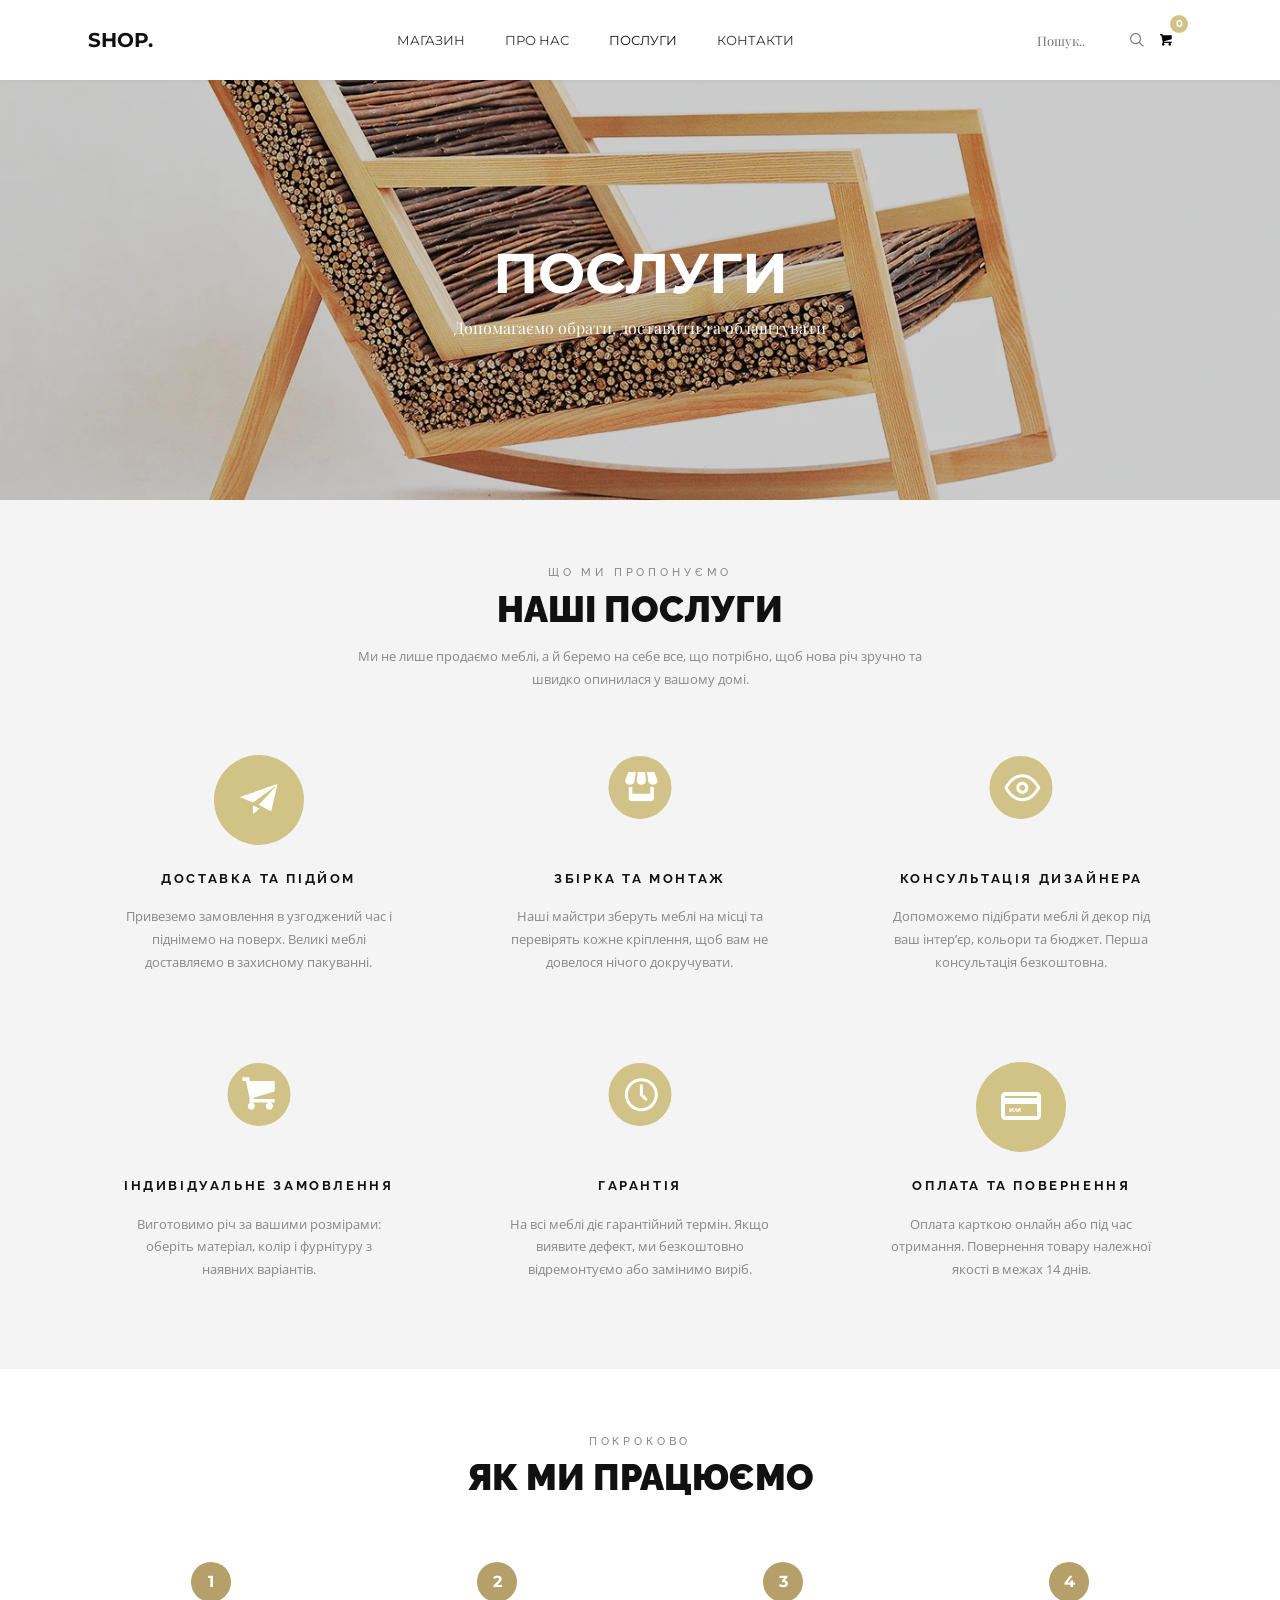
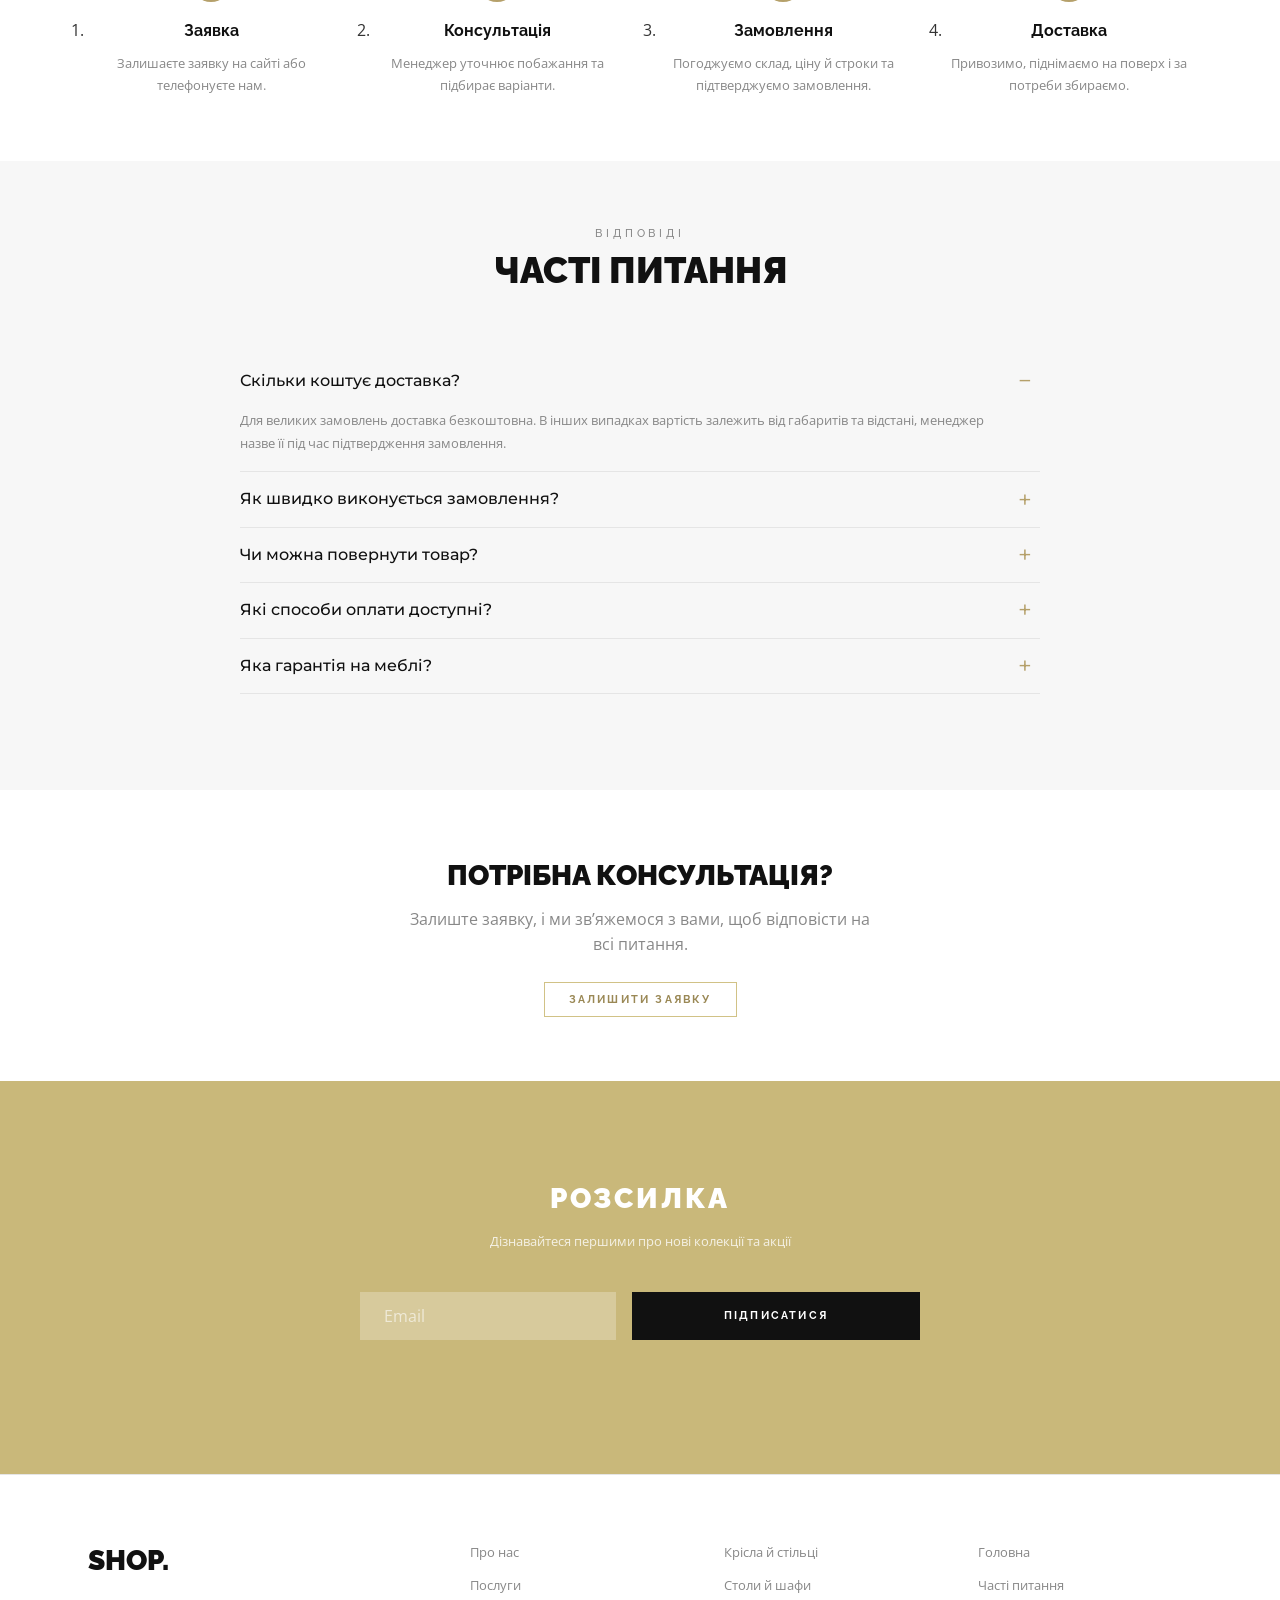
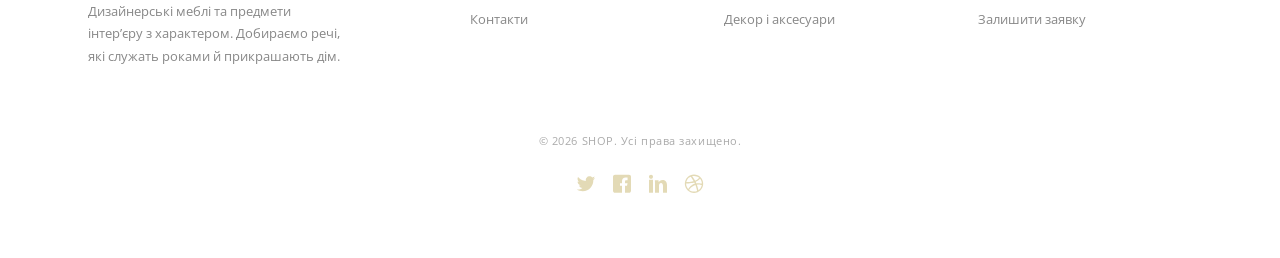
<file: services.html>
<!DOCTYPE html>
<html lang="uk">
<head>
  <meta charset="UTF-8" />
  <meta name="viewport" content="width=device-width, initial-scale=1.0" />
  <title>Послуги — SHOP. Доставка, збірка, консультація</title>
  <meta name="description" content="Послуги SHOP.: доставка з підйомом, збірка меблів, консультація дизайнера, індивідуальні замовлення, гарантія та відповіді на часті питання." />
  <link rel="icon" href="assets/images/favicon.png" type="image/png" sizes="48x48" />
  <link rel="icon" href="assets/images/favicon.svg" type="image/svg+xml" />

  <link rel="preconnect" href="https://fonts.googleapis.com" />
  <link rel="preconnect" href="https://fonts.gstatic.com" crossorigin />
  <link
    href="https://fonts.googleapis.com/css2?family=Montserrat:wght@400;500;700;900&family=Playfair+Display:wght@400;500;700&family=Raleway:wght@400;500;700;900&family=Open+Sans:wght@400;600&display=swap"
    rel="stylesheet"
  />
  <link rel="stylesheet" href="assets/css/variables.css" />
  <link rel="stylesheet" href="assets/css/styles.css" />
</head>
<body>

<header class="header" id="header">
  <div class="header__inner container">
    <a href="index.html" class="header__logo" aria-label="SHOP. — головна сторінка">SHOP.</a>

    <nav class="nav" id="main-nav" aria-label="Головна навігація">
      <ul class="nav__list">
        <li class="nav__item"><a href="products.html" class="nav__link">Магазин</a></li>
        <li class="nav__item"><a href="about.html" class="nav__link">Про нас</a></li>
        <li class="nav__item"><a href="services.html" class="nav__link is-active" aria-current="page">Послуги</a></li>
        <li class="nav__item"><a href="contact.html" class="nav__link">Контакти</a></li>
      </ul>
    </nav>

    <div class="header__actions">
      <div class="header__search">
        <label for="header-search" class="visually-hidden">Пошук по сайту</label>
        <input type="text" id="header-search" class="header__search-input" placeholder="Пошук.." />
        <a href="products.html" class="header__action header__action--search" aria-label="Шукати">
          <svg aria-hidden="true" focusable="false"><use href="assets/images/icons/sprite.svg#icon-magnifier"></use></svg>
        </a>
      </div>
      <button type="button" class="header__cart-wrapper" data-cart-open aria-label="Кошик, товарів: 0">
        <svg class="header__cart-icon" aria-hidden="true"><use href="assets/images/icons/sprite.svg#icon-cart"></use></svg>
        <span class="header__cart-count" data-cart-count>0</span>
      </button>
    </div>

    <button class="burger" type="button" id="burger-btn" aria-controls="main-nav" aria-expanded="false" aria-label="Відкрити меню">
      <span class="burger__bar"></span>
      <span class="burger__bar"></span>
      <span class="burger__bar"></span>
    </button>
  </div>

  <div class="header__mobile-search">
    <label for="header-search-mobile" class="visually-hidden">Пошук по сайту</label>
    <input type="text" id="header-search-mobile" class="header__mobile-search-input" placeholder="Пошук.." />
    <svg class="header__mobile-search-icon" role="img" aria-label="Шукати"><use href="assets/images/icons/sprite.svg#icon-magnifier"></use></svg>
    <button type="button" class="header__cart-wrapper" data-cart-open aria-label="Кошик, товарів: 0">
        <svg class="header__cart-icon" aria-hidden="true"><use href="assets/images/icons/sprite.svg#icon-cart"></use></svg>
        <span class="header__cart-count" data-cart-count>0</span>
      </button>
  </div>
</header>


<main id="main-content">

  <section class="page-hero" aria-label="Заголовок сторінки">
    <div class="container">
      <h1 class="page-hero__title">Послуги</h1>
      <p class="page-hero__subtitle">Допомагаємо обрати, доставити та облаштувати</p>
    </div>
  </section>

  <section class="features" aria-labelledby="services-title">
    <div class="container">
      <header class="products__header">
        <span class="section-eyebrow">Що ми пропонуємо</span>
        <h2 class="section-title" id="services-title">Наші послуги</h2>
        <p class="products__desc">
          Ми не лише продаємо меблі, а й беремо на себе все, що потрібно, щоб нова річ
          зручно та швидко опинилася у вашому домі.
        </p>
      </header>
      <div class="features__grid">
        <article class="feature-item">
          <svg class="feature-item__icon" aria-hidden="true" focusable="false"><use href="assets/images/icons/sprite.svg#icon-telegram"></use></svg>
          <h3 class="feature-item__title">Доставка та підйом</h3>
          <p class="feature-item__text">Привеземо замовлення в узгоджений час і піднімемо на поверх. Великі меблі доставляємо в захисному пакуванні.</p>
        </article>
        <article class="feature-item">
          <svg class="feature-item__icon" aria-hidden="true" focusable="false"><use href="assets/images/icons/sprite.svg#icon-window-market"></use></svg>
          <h3 class="feature-item__title">Збірка та монтаж</h3>
          <p class="feature-item__text">Наші майстри зберуть меблі на місці та перевірять кожне кріплення, щоб вам не довелося нічого докручувати.</p>
        </article>
        <article class="feature-item">
          <svg class="feature-item__icon" aria-hidden="true" focusable="false"><use href="assets/images/icons/sprite.svg#icon-eye"></use></svg>
          <h3 class="feature-item__title">Консультація дизайнера</h3>
          <p class="feature-item__text">Допоможемо підібрати меблі й декор під ваш інтер’єр, кольори та бюджет. Перша консультація безкоштовна.</p>
        </article>
        <article class="feature-item">
          <svg class="feature-item__icon" aria-hidden="true" focusable="false"><use href="assets/images/icons/sprite.svg#icon-yellow-cart"></use></svg>
          <h3 class="feature-item__title">Індивідуальне замовлення</h3>
          <p class="feature-item__text">Виготовимо річ за вашими розмірами: оберіть матеріал, колір і фурнітуру з наявних варіантів.</p>
        </article>
        <article class="feature-item">
          <svg class="feature-item__icon" aria-hidden="true" focusable="false"><use href="assets/images/icons/sprite.svg#icon-oclock"></use></svg>
          <h3 class="feature-item__title">Гарантія</h3>
          <p class="feature-item__text">На всі меблі діє гарантійний термін. Якщо виявите дефект, ми безкоштовно відремонтуємо або замінимо виріб.</p>
        </article>
        <article class="feature-item">
          <svg class="feature-item__icon" aria-hidden="true" focusable="false"><use href="assets/images/icons/sprite.svg#icon-credit-card"></use></svg>
          <h3 class="feature-item__title">Оплата та повернення</h3>
          <p class="feature-item__text">Оплата карткою онлайн або під час отримання. Повернення товару належної якості в межах 14 днів.</p>
        </article>
      </div>
    </div>
  </section>

  <section class="process" aria-labelledby="process-title">
    <div class="container">
      <header class="products__header">
        <span class="section-eyebrow">Покроково</span>
        <h2 class="section-title" id="process-title">Як ми працюємо</h2>
      </header>
      <ol class="steps">
        <li class="step">
          <h3 class="step__title">Заявка</h3>
          <p class="step__text">Залишаєте заявку на сайті або телефонуєте нам.</p>
        </li>
        <li class="step">
          <h3 class="step__title">Консультація</h3>
          <p class="step__text">Менеджер уточнює побажання та підбирає варіанти.</p>
        </li>
        <li class="step">
          <h3 class="step__title">Замовлення</h3>
          <p class="step__text">Погоджуємо склад, ціну й строки та підтверджуємо замовлення.</p>
        </li>
        <li class="step">
          <h3 class="step__title">Доставка</h3>
          <p class="step__text">Привозимо, піднімаємо на поверх і за потреби збираємо.</p>
        </li>
      </ol>
    </div>
  </section>

  <section class="faq" id="faq" aria-labelledby="faq-title">
    <div class="container">
      <header class="products__header">
        <span class="section-eyebrow">Відповіді</span>
        <h2 class="section-title" id="faq-title">Часті питання</h2>
      </header>
      <div class="faq__list">
        <div class="faq__item">
          <h3 class="faq__heading">
            <button type="button" class="faq__question" id="faq-q1" aria-expanded="false" aria-controls="faq-a1">Скільки коштує доставка?</button>
          </h3>
          <div class="faq__answer" id="faq-a1" role="region" aria-labelledby="faq-q1" hidden>
            <p>Для великих замовлень доставка безкоштовна. В інших випадках вартість залежить від габаритів та відстані, менеджер назве її під час підтвердження замовлення.</p>
          </div>
        </div>
        <div class="faq__item">
          <h3 class="faq__heading">
            <button type="button" class="faq__question" id="faq-q2" aria-expanded="false" aria-controls="faq-a2">Як швидко виконується замовлення?</button>
          </h3>
          <div class="faq__answer" id="faq-a2" role="region" aria-labelledby="faq-q2" hidden>
            <p>Товари в наявності доставляємо за 2–5 робочих днів. Індивідуальні вироби виготовляються довше, зазвичай кілька тижнів, точний строк повідомимо під час замовлення.</p>
          </div>
        </div>
        <div class="faq__item">
          <h3 class="faq__heading">
            <button type="button" class="faq__question" id="faq-q3" aria-expanded="false" aria-controls="faq-a3">Чи можна повернути товар?</button>
          </h3>
          <div class="faq__answer" id="faq-a3" role="region" aria-labelledby="faq-q3" hidden>
            <p>Так, товар належної якості можна повернути протягом 14 днів, якщо збережено його вигляд і упаковку. Індивідуальні вироби поверненню не підлягають.</p>
          </div>
        </div>
        <div class="faq__item">
          <h3 class="faq__heading">
            <button type="button" class="faq__question" id="faq-q4" aria-expanded="false" aria-controls="faq-a4">Які способи оплати доступні?</button>
          </h3>
          <div class="faq__answer" id="faq-a4" role="region" aria-labelledby="faq-q4" hidden>
            <p>Ви можете оплатити замовлення карткою онлайн або під час отримання. Для індивідуальних виробів ми беремо передоплату.</p>
          </div>
        </div>
        <div class="faq__item">
          <h3 class="faq__heading">
            <button type="button" class="faq__question" id="faq-q5" aria-expanded="false" aria-controls="faq-a5">Яка гарантія на меблі?</button>
          </h3>
          <div class="faq__answer" id="faq-a5" role="region" aria-labelledby="faq-q5" hidden>
            <p>На всі меблі діє гарантія виробника. Якщо з’явиться дефект, зв’яжіться з нами, і ми відремонтуємо або замінимо виріб.</p>
          </div>
        </div>
      </div>
    </div>
  </section>

  <section class="cta" aria-labelledby="cta-title">
    <div class="container">
      <h2 class="cta__title" id="cta-title">Потрібна консультація?</h2>
      <p class="cta__text">Залиште заявку, і ми зв’яжемося з вами, щоб відповісти на всі питання.</p>
      <button type="button" class="btn-outline" id="open-request">Залишити заявку</button>
    </div>
  </section>

  <section class="newsletter" aria-labelledby="newsletter-title">
    <div class="container">
      <h2 class="newsletter__title" id="newsletter-title">Розсилка</h2>
      <p class="newsletter__subtitle">Дізнавайтеся першими про нові колекції та акції</p>
      <form class="newsletter__form" action="#" method="post" novalidate>
        <label for="newsletter-email" class="visually-hidden">Ваш email</label>
        <input type="email" id="newsletter-email" class="newsletter__input" placeholder="Email" required />
        <button type="submit" class="newsletter__btn">Підписатися</button>
      </form>
      <p class="newsletter__status" role="status"></p>
    </div>
  </section>

</main>

<footer class="footer">
  <div class="container">
    <div class="footer__top">

      <div class="footer__brand">
        <a href="index.html" class="footer__logo">SHOP.</a>
        <p class="footer__brand-text">
          Дизайнерські меблі та предмети інтер’єру з характером.
          Добираємо речі, які служать роками й прикрашають дім.
        </p>
      </div>

      <nav class="footer__nav-group" aria-label="Компанія">
        <h2 class="footer__nav-title">Компанія</h2>
        <ul class="footer__nav-list">
          <li><a href="about.html" class="footer__nav-link">Про нас</a></li>
          <li><a href="services.html" class="footer__nav-link">Послуги</a></li>
          <li><a href="contact.html" class="footer__nav-link">Контакти</a></li>
        </ul>
      </nav>

      <nav class="footer__nav-group" aria-label="Каталог">
        <h2 class="footer__nav-title">Каталог</h2>
        <ul class="footer__nav-list">
          <li><a href="products.html?category=seating" class="footer__nav-link">Крісла й стільці</a></li>
          <li><a href="products.html?category=tables" class="footer__nav-link">Столи й шафи</a></li>
          <li><a href="products.html?category=decor" class="footer__nav-link">Декор і аксесуари</a></li>
        </ul>
      </nav>

      <nav class="footer__nav-group" aria-label="Допомога">
        <h2 class="footer__nav-title">Допомога</h2>
        <ul class="footer__nav-list">
          <li><a href="index.html" class="footer__nav-link">Головна</a></li>
          <li><a href="services.html#faq" class="footer__nav-link">Часті питання</a></li>
          <li><a href="contact.html" class="footer__nav-link">Залишити заявку</a></li>
        </ul>
      </nav>

    </div>

    <div class="footer__bottom">
      <p class="footer__copy">&copy; 2026 SHOP. Усі права захищено.</p>
      <div class="footer__social">
        <a href="https://x.com" class="footer__social-link" aria-label="Twitter" target="_blank" rel="noopener noreferrer"><svg aria-hidden="true" focusable="false"><use href="assets/images/icons/sprite.svg#icon-twitter"></use></svg></a>
        <a href="https://www.facebook.com" class="footer__social-link" aria-label="Facebook" target="_blank" rel="noopener noreferrer"><svg aria-hidden="true" focusable="false"><use href="assets/images/icons/sprite.svg#icon-facebook"></use></svg></a>
        <a href="https://www.linkedin.com" class="footer__social-link" aria-label="LinkedIn" target="_blank" rel="noopener noreferrer"><svg aria-hidden="true" focusable="false"><use href="assets/images/icons/sprite.svg#icon-linkedin"></use></svg></a>
        <a href="https://dribbble.com" class="footer__social-link" aria-label="Dribbble" target="_blank" rel="noopener noreferrer"><svg aria-hidden="true" focusable="false"><use href="assets/images/icons/sprite.svg#icon-dribbble"></use></svg></a>
      </div>
    </div>
  </div>
</footer>

<div class="modal" id="order-modal" hidden>
  <div class="modal__dialog" role="dialog" aria-modal="true" aria-labelledby="modal-title">
    <button type="button" class="modal__close" data-modal-close aria-label="Закрити вікно">&times;</button>
    <h2 class="modal__title" id="modal-title">Залишити заявку</h2>
    <p class="modal__product"></p>

    <form class="form" data-request-form novalidate>
      <input type="hidden" name="product_id" />
      <div class="form__field">
        <label class="form__label" for="order-name">Ім’я</label>
        <input class="form__input" type="text" id="order-name" name="name" autocomplete="name" required maxlength="60" />
        <span class="form__error"></span>
      </div>
      <div class="form__field">
        <label class="form__label" for="order-email">Email</label>
        <input class="form__input" type="email" id="order-email" name="email" autocomplete="email" required maxlength="100" />
        <span class="form__error"></span>
      </div>
      <div class="form__field">
        <label class="form__label" for="order-phone">Телефон (необов’язково)</label>
        <input class="form__input" type="tel" id="order-phone" name="phone" autocomplete="tel" maxlength="20" />
        <span class="form__error"></span>
      </div>
      <div class="form__field">
        <label class="form__label" for="order-message">Коментар (необов’язково)</label>
        <textarea class="form__input form__input--textarea" id="order-message" name="message" rows="3" maxlength="600"></textarea>
        <span class="form__error"></span>
      </div>
      <button type="submit" class="form__submit">Надіслати заявку</button>
      <p class="form__status" role="status"></p>
    </form>
  </div>
</div>

<script src="assets/js/config.js" defer></script>
<script src="assets/js/script.js" defer></script>
<script src="assets/js/cart.js" defer></script>
<script src="assets/js/services.js" defer></script>
</body>
</html>
</file>
<file: assets/css/variables.css>
/* ================================================
   _variables.css
   Глобальні CSS-змінні (дизайн-токени) проєкту.
   Підключається ПЕРШИМ у styles.css через @import.
   ================================================ */

:root {
  /* ── Кольори ── */
  --color-white:          #ffffff;
  --color-black:          #111111;
  --color-text:           #333333;
  --color-text-light:     #888888;
  --color-text-muted:     #aaaaaa;

  --color-bg:             #ffffff;
  --color-bg-light:       #f7f7f7;
  --color-bg-hero:        #e8e4de;
  --color-bg-stats:       #1a1a1a;       /* темний фон блоку статистики */
  --color-bg-newsletter:  #c9b87a;       /* золотистий фон newsletter */
  --color-bg-footer:      #ffffff;

  --color-accent:         #b5a06a;       /* золотисто-пісочний */
  --color-accent-dark:    #9a8855;
  --color-accent-light:   #d1c286;       /* для іконок */

  --color-border:         #e5e5e5;
  --color-overlay:        rgba(0, 0, 0, 0.20);

  /* ── Типографіка ── */
  --font-primary:   'Raleway', sans-serif;
  --font-secondary: 'Open Sans', sans-serif;

  --font-size-base:   16px;
  --font-size-sm:     13px;
  --font-size-xs:     11px;
  --font-size-lg:     20px;
  --font-size-xl:     28px;
  --font-size-2xl:    36px;
  --font-size-hero:   52px;

  --font-weight-regular: 400;
  --font-weight-medium:  500;
  --font-weight-bold:    700;
  --font-weight-black:   900;

  --letter-spacing-wide:   0.10em;
  --letter-spacing-wider:  0.20em;
  --letter-spacing-widest: 0.35em;

  /* ── Відступи (сітка 8px) ── */
  --space-xs:   4px;
  --space-sm:   8px;
  --space-md:   16px;
  --space-lg:   24px;
  --space-xl:   40px;
  --space-2xl:  64px;
  --space-3xl:  96px;

  /* ── Контейнер ── */
  --container-max: 1200px;
  --container-pad: var(--space-md);

  /* ── Header ── */
  --header-height-mobile:  60px;
  --header-height-desktop: 80px;
  --mobile-search-height:  56px;  /* окремий рядок пошуку під header (<1025px) */
  --header-stack-height:   calc(var(--header-height-mobile) + var(--mobile-search-height));
  /* ^ висота "header + рядок пошуку" разом; на 1025px+ переозначається на --header-height-desktop */

  /* ── Бургер ── */
  --burger-bar-color:  var(--color-black);
  --burger-bar-width:  26px;
  --burger-bar-height: 3px;
  --burger-bar-gap:    5px;

  /* ── Анімації ── */
  --transition-fast: 0.2s ease;
  --transition-base: 0.3s ease;
  --transition-slow: 0.4s ease;

  /* ── Z-index ── */
  --z-header:  100;
  --z-nav:      90;
}
</file>
<file: assets/css/styles.css>
/* ================================================
   styles.css
   Архітектура: Mobile First (320px — базовий стан)
   Медіа-запити за ТЗ розташовані знизу у порядку
   зростання брейкпоінтів.
   ================================================ */

/* ────────────────────────────────────────────────
   RESET & BASE
   ──────────────────────────────────────────────── */

*, *::before, *::after {
  box-sizing: border-box;
  margin: 0;
  padding: 0;
}

html, body {
  scrollbar-width: none;
  -ms-overflow-style: none;
}

html::-webkit-scrollbar,
body::-webkit-scrollbar {
  display: none;
}

body {
  font-family: var(--font-secondary);
  color: var(--color-text);
  background-color: var(--color-bg);
  line-height: 1.6;
  -webkit-font-smoothing: antialiased;
}

ul  { list-style: none; }

a   { text-decoration: none; color: inherit; }
img { display: block; max-width: 100%; height: auto; }
svg { display: block; flex-shrink: 0; }

/* ────────────────────────────────────────────────
   УТИЛІТАРНІ КЛАСИ
   ──────────────────────────────────────────────── */

.container {
  width: 100%;
  max-width: var(--container-max);
  margin-right: auto;
  margin-left: auto;
  padding-right: var(--container-pad);
  padding-left: var(--container-pad);
}

.section-eyebrow {
  display: block;
  font-family: var(--font-primary);
  font-size: var(--font-size-xs);
  font-weight: var(--font-weight-medium);
  letter-spacing: var(--letter-spacing-widest);
  text-transform: uppercase;
  color: var(--color-text-light);
  margin-bottom: var(--space-sm);
}

.section-title {
  font-family: var(--font-primary);
  font-size: var(--font-size-xl);
  font-weight: var(--font-weight-black);
  text-transform: uppercase;
  color: var(--color-black);
  line-height: 1.1;
}

/* ────────────────────────────────────────────────
   HEADER  (Mobile default)
   ──────────────────────────────────────────────── */

.header {
  position: fixed;
  top: 0;
  left: 0;
  width: 100%;
  height: var(--header-height-mobile);
  background-color: var(--color-white);
  z-index: var(--z-header);
  box-shadow: 0 1px 6px rgba(0, 0, 0, 0.05);
}

.header__inner {
  height: 100%;
  display: flex;
  align-items: center;
  justify-content: space-between;
}

.header__logo {
  font-family: 'Montserrat', sans-serif;
  font-size: 20px;
  font-weight: 700;
  line-height: 34px;
  color: var(--color-black);
  text-transform: uppercase;
  letter-spacing: 0;
}

/* Бургер */
.burger {
  display: flex;
  flex-direction: column;
  justify-content: center;
  gap: 5px;
  width: 32px;
  height: 32px;
  background: none;
  border: none;
  cursor: pointer;
  z-index: 110;
}

.burger__bar {
  display: block;
  width: 100%;
  height: 3px;
  background-color: var(--color-black);
  border-radius: 2px;
  transition: transform 0.3s, opacity 0.3s;
}

.burger.is-open .burger__bar:nth-child(1) { transform: translateY(8px) rotate(45deg); }
.burger.is-open .burger__bar:nth-child(2) { opacity: 0; }
.burger.is-open .burger__bar:nth-child(3) { transform: translateY(-8px) rotate(-45deg); }

/* Навігація (Mobile — прихована) */
.nav {
  position: fixed;
  top: var(--header-stack-height);
  left: 0;
  width: 100%;
  background-color: var(--color-white);
  z-index: var(--z-nav);
  max-height: 0;
  overflow: hidden;
  opacity: 0;
  visibility: hidden;
  transition: max-height var(--transition-slow),
              opacity var(--transition-base);
  box-shadow: 0 4px 12px rgba(0, 0, 0, 0.05);
}

.nav.is-open {
  max-height: 300px;
  opacity: 1;
  visibility: visible;
}

.nav__list {
  display: flex;
  flex-direction: column;
  padding: var(--space-md) 0;
}

.nav__item { border-bottom: 1px solid var(--color-border); }
.nav__item:last-child { border-bottom: none; }

.nav__link {
  display: block;
  padding: var(--space-md) var(--space-lg);
  font-family: 'Montserrat', sans-serif;
  font-size: 13px;
  font-weight: 400;
  line-height: 22.1px;
  letter-spacing: 0;
  text-transform: uppercase;
  color: var(--color-text);
}

.nav__link:hover,
.nav__link.is-active:hover { color: var(--color-accent); }
.nav__link.is-active { color: var(--color-black); font-weight: 400; }

.header__actions {
  display: none;
  gap: var(--space-md);
  align-items: center;
}

.header__action {
  display: flex;
  align-items: center;
}

.header__action svg {
  width: 20px;
  height: 20px;
}

.header__cart-wrapper {
  position: relative;
  display: inline-flex;
  align-items: center;
  width: 32px;
  height: 24px;
}

.header__cart-icon {
  position: absolute;
  top: 50%;
  left: 0;
  transform: translateY(-50%);
  width: 13px;
  height: 13px;
}

.header__search {
  display: flex;
  align-items: center;
}

.header__search-input {
  border: none;
  outline: none;
  font-family: 'Playfair Display', serif;
  font-size: 13px;
  color: #757575;
  background: transparent;
  width: 90px;
  padding: 2px 0;
  text-align: left;
}

.header__search-input::placeholder {
  color: #757575;
  font-family: 'Playfair Display', serif;
}

.header__action--search svg {
  width: 14px;
  height: 14px;
  margin-left: 3px;
}

.header__mobile-search {
  position: fixed;
  top: var(--header-height-mobile);
  left: 0;
  width: 100%;
  height: var(--mobile-search-height);
  background-color: var(--color-white);
  border-top: 1px solid var(--color-border);
  z-index: var(--z-header);
  display: flex;
  align-items: center;
  gap: var(--space-sm);
  padding: 0 var(--container-pad);
  box-sizing: border-box;
}

.header__mobile-search-input {
  flex: 1;
  height: 44px;
  border: none;
  outline: none;
  background: transparent;
  font-family: 'Playfair Display', serif;
  font-size: 16px; 
  color: var(--color-text);
}

.header__mobile-search-input::placeholder {
  color: var(--color-text-light);
  font-family: 'Playfair Display', serif;
}

.header__mobile-search-icon {
  width: 16px;
  height: 16px;
  flex-shrink: 0;
}

.header__mobile-search .header__cart-wrapper {
  margin-left: var(--space-lg);
  flex-shrink: 0;
}

/* ────────────────────────────────────────────────
   HERO SECTION  (Mobile default)
   ──────────────────────────────────────────────── */

.hero {
  position: relative;
  margin-top: var(--header-stack-height);
  height: calc(100vh - var(--header-stack-height));
  min-height: 500px;
  background-color: var(--color-bg-hero);
  background-image:
    radial-gradient(ellipse 60% 80% at 70% 50%, rgba(255,255,255,0.55) 0%, transparent 70%),
    url('../images/alato-cabinet.webp');
  background-size: cover;
  background-position: center center;
  background-repeat: no-repeat;
  display: flex;
  align-items: center; 
}

.hero__inner {
  position: relative;
  z-index: 2;
  display: flex;
  width: 100%;
  justify-content: flex-start; 
}

.hero__content {
  background-color: rgba(255, 255, 255, 0.92);
  padding: 50px;
  max-width: 545px;
  width: 100%;
  box-sizing: border-box;
}

.hero__price {
  font-family: 'Playfair Display', serif;
  font-weight: 400;
  font-style: normal;
  font-size: 14px;
  line-height: 23.8px;
  letter-spacing: 3px;
  color: #828282;
  vertical-align: middle;
  margin-bottom: 12px;
}

.hero__title {
font-family: 'Montserrat', sans-serif; 
  font-size: 24px;              
  font-weight: 400;              
  line-height: 1.4;                      
  text-transform: none;                
  color: var(--color-black);
  margin-bottom: 16px;
}

.hero__subtitle {
  font-family: 'Playfair Display', serif;
  font-weight: 400;
  font-style: normal;
  font-size: 14px;
  line-height: 23.8px;
  letter-spacing: 3px;
  color: #828282;
  vertical-align: middle;
  margin-bottom: 32px;
}

.hero__btn {
  display: inline-block;
  font-family: 'Montserrat', sans-serif;
  color: var(--color-accent-light);
  padding: 14px 32px;
  font-size: var(--font-size-xs);
  font-weight: var(--font-weight-bold);
  letter-spacing: var(--letter-spacing-wider);
  text-transform: uppercase;
  background-color: transparent;
  transition: all var(--transition-base);
  border: 2px solid var(--color-accent-light);
}

/* ────────────────────────────────────────────────
   FEATURES SECTION  (Mobile default)
   ──────────────────────────────────────────────── */

.features {
  padding: var(--space-2xl) 0;
  background-color: #f4f4f4;
}

.features__grid {
  display: grid;
  grid-template-columns: 1fr;
  gap: var(--space-2xl) var(--space-xl);
}

.feature-item {
  text-align: center;
}

.feature-item__icon {
  width: 90px;
  height: 90px;
  margin: 0 auto var(--space-lg);
  display: block;
}

.feature-item__title {
  font-family: var(--font-primary);
  font-size: var(--font-size-sm);
  font-weight: var(--font-weight-bold);
  letter-spacing: var(--letter-spacing-wider);
  text-transform: uppercase;
  color: var(--color-black);
  margin-bottom: var(--space-md);
}

.feature-item__text {
  font-size: var(--font-size-sm);
  color: var(--color-text-light);
  line-height: 1.75;
  max-width: 280px;
  margin: 0 auto var(--space-lg);
}

.feature-item__link {
  display: inline-block;
  font-family: var(--font-primary);
  font-size: var(--font-size-xs);
  font-weight: var(--font-weight-bold);
  letter-spacing: var(--letter-spacing-wide);
  text-transform: uppercase;
  color: var(--color-accent-light);
  border: 1px solid var(--color-accent-light);
  padding: 8px 20px;
}

/* ────────────────────────────────────────────────
   PRODUCTS SECTION  (Mobile default)
   ──────────────────────────────────────────────── */

.products {
  padding: var(--space-2xl) 0 var(--space-3xl);
  background-color: var(--color-bg);
}

.products__header {
  text-align: center;
  margin-bottom: var(--space-2xl);
}

.products__header .section-eyebrow {
  text-align: center;
}

.products__header .section-title {
  font-size: var(--font-size-2xl);
}

.products__desc {
  font-size: var(--font-size-sm);
  color: var(--color-text-light);
  line-height: 1.75;
  max-width: 600px;
  margin: var(--space-md) auto 0;
}

.products__grid {
  display: grid;
  grid-template-columns: 1fr;
  gap: var(--space-xl);
}

.product-card {
  text-align: center;
}

.product-card__image-wrapper {
  position: relative;
  background-color: transparent;
  margin-bottom: var(--space-md);
  overflow: hidden;
}

.product-card__image {
  width: 100%;
  height: 220px;
  object-fit: cover;
  object-position: center;
  padding: 0;
  display: block;
}

.product-card__badge {
  position: absolute;
  top: var(--space-md);
  left: var(--space-md);
  width: 48px;
  height: 48px;
}

.product-card__title {
  font-family: var(--font-primary);
  font-size: var(--font-size-xs);
  font-weight: var(--font-weight-bold);
  letter-spacing: var(--letter-spacing-wide);
  text-transform: uppercase;
  color: var(--color-black);
  margin-bottom: var(--space-xs);
  line-height: 1.4;
}

.product-card__price {
  font-family: var(--font-primary);
  font-size: var(--font-size-sm);
  font-weight: var(--font-weight-regular);
  color: var(--color-text-light);
}

/* ────────────────────────────────────────────────
   TESTIMONIALS SECTION  (Mobile default)
   ──────────────────────────────────────────────── */

.testimonials {
  padding: var(--space-3xl) 0;
  background-color: var(--color-bg-light);
  text-align: center;
}

.testimonials__header {
  margin-bottom: var(--space-2xl);
}

.testimonials__body {
  max-width: 560px;
  margin: 0 auto;
}

.testimonial__avatar {
  width: 80px;
  height: 80px;
  border-radius: 50%;
  object-fit: cover;
  margin: 0 auto var(--space-md);
}

.testimonial__author {
  font-family: var(--font-primary);
  font-size: var(--font-size-xs);
  font-weight: var(--font-weight-bold);
  letter-spacing: var(--letter-spacing-widest);
  text-transform: uppercase;
  color: var(--color-text-light);
  margin-bottom: var(--space-lg);
}

.testimonial__author-twitter {
  color: var(--color-accent);
}

.testimonial__text {
  font-family: 'Playfair Display', serif;
  font-size: var(--font-size-sm);
  color: #828282;
  line-height: 1.85;
  font-style: normal;
}

.testimonial__dots {
  display: flex;
  justify-content: center;
  gap: var(--space-sm);
  margin-top: var(--space-lg);
}

.testimonial__dot {
  width: 8px;
  height: 8px;
  border-radius: 50%;
  background-color: var(--color-border);
}

.testimonial__dot--active {
  background-color: #869791;
}

/* ────────────────────────────────────────────────
   STATS SECTION  (Mobile default)
   ──────────────────────────────────────────────── */

.stats {
  position: relative;
  background-image: url('../images/boat.webp');
  background-size: cover;
  background-position: center top;
  background-repeat: no-repeat;
  image-rendering: auto;
  padding: var(--space-3xl) 0;
}

.stats__inner {
  position: relative;
  z-index: 1;
  display: grid;
  grid-template-columns: repeat(2, 1fr);
  gap: var(--space-xl) var(--space-md);
  text-align: center;
}

.stats-item {
  background-color: rgba(255, 255, 255, 0.85);
  padding: var(--space-2xl) var(--space-xl);
}

.stats-item__icon {
  width: 90px;
  height: 90px;
  margin: 0 auto var(--space-md);
  display: block;
  object-fit: contain;
}

.stats-item__number {
  display: block;
  font-family: 'Playfair Display', serif;
  font-size: var(--font-size-2xl);
  font-weight: 700;
  color: var(--color-black);
  line-height: 1;
  margin-bottom: var(--space-sm);
}

.stats-item__label {
  display: block;
  font-family: 'Playfair Display', serif;
  font-size: var(--font-size-xs);
  font-weight: 400;
  letter-spacing: var(--letter-spacing-wider);
  text-transform: uppercase;
  color: var(--color-text-light);
}

/* ────────────────────────────────────────────────
   NEWSLETTER SECTION  (Mobile default)
   ──────────────────────────────────────────────── */

.newsletter {
  background-color: var(--color-bg-newsletter);
  padding: var(--space-3xl) 0;
  text-align: center;
}

.newsletter__title {
  font-family: var(--font-primary);
  font-size: var(--font-size-xl);
  font-weight: var(--font-weight-black);
  letter-spacing: var(--letter-spacing-wide);
  text-transform: uppercase;
  color: var(--color-white);
  margin-bottom: var(--space-sm);
}

.newsletter__subtitle {
  font-size: var(--font-size-sm);
  color: rgba(255, 255, 255, 0.80);
  line-height: 1.7;
  margin-bottom: var(--space-xl);
}

.newsletter__form {
  display: flex;
  flex-direction: column;
  gap: var(--space-sm);
  max-width: 560px;
  margin: 0 auto;
}

.newsletter__input {
  flex: none;    
  width: 100%;
  height: 48px;
  padding: 0 var(--space-lg);
  border: none;
  background-color: rgba(255, 255, 255, 0.25);
  color: var(--color-white);
  font-family: var(--font-secondary);
  font-size: 16px; 
  outline: none;
  box-sizing: border-box;
}

.newsletter__input::placeholder {
  color: rgba(255, 255, 255, 0.60);
}

.newsletter__btn {
  flex: none;
  width: 100%;
  height: 48px;
  padding: 0 var(--space-xl);
  background-color: var(--color-black);
  border: none;
  color: var(--color-white);
  font-family: var(--font-primary);
  font-size: var(--font-size-xs);
  font-weight: var(--font-weight-bold);
  letter-spacing: var(--letter-spacing-wider);
  text-transform: uppercase;
  cursor: pointer;
  white-space: nowrap;
  box-sizing: border-box;
  display: flex;
  align-items: center;
  justify-content: center;
}

/* ────────────────────────────────────────────────
   FOOTER  (Mobile default)
   ──────────────────────────────────────────────── */

.footer {
  background-color: var(--color-bg);
  padding: var(--space-2xl) 0 var(--space-2xl);
  border-top: 1px solid var(--color-border);
}

.footer__top {
  display: grid;
  grid-template-columns: 1fr;
  gap: var(--space-xl);
  padding-bottom: var(--space-xl);
  margin-bottom: var(--space-lg);
}

.footer__logo {
  font-family: var(--font-primary);
  font-size: var(--font-size-xl);
  font-weight: var(--font-weight-black);
  text-transform: uppercase;
  color: var(--color-black);
  margin-bottom: var(--space-md);
  display: block;
}

.footer__brand-text {
  font-size: var(--font-size-sm);
  color: var(--color-text-light);
  line-height: 1.75;
  max-width: 260px;
}

.footer__nav-title {
  display: none; 
}

.footer__nav-list {
  display: flex;
  flex-direction: column;
  gap: var(--space-sm);
}

.footer__nav-link {
  font-size: var(--font-size-sm);
  color: var(--color-text-light);
  line-height: 1;
}

.footer__nav-link:hover {
  color: var(--color-accent);
}

.footer__bottom {
  display: flex;
  flex-direction: column;
  align-items: center;
  text-align: center;
  gap: var(--space-lg);
}

.footer__social {
  display: flex;
  gap: var(--space-md);
  align-items: center;
}

.footer__social-link {
  display: flex;
  align-items: center;
}

.footer__social-link svg {
  width: 20px;
  height: 20px;
  opacity: 0.60;
}

.footer__copy {
  font-size: var(--font-size-xs);
  color: var(--color-text-muted);
  letter-spacing: 0.05em;
}

/* ================================================================
   МЕДІА-ЗАПИТИ (Mobile First — зростаючі брейкпоінти)
   ================================================================ */

/* ────────────────────────────────────────────────
   a) Mobile devices: 320px — 480px
   ──────────────────────────────────────────────── */
@media screen and (max-width: 480px) {

  :root { --container-pad: var(--space-sm); }

  /* Hero — менший відступ */
  .hero__content { padding: var(--space-lg); }

  /* Products — 1 колонка */
  .products__grid { grid-template-columns: 1fr; }
  .product-card__image { height: 200px; }

  /* Stats — 1 колонка */
  .stats__inner { grid-template-columns: 1fr; }

  /* Newsletter — колонка */
  .newsletter__form {
    flex-direction: column;
    align-items: stretch;
  }

  /* Footer — 1 колонка */
  .footer__top { grid-template-columns: 1fr; }
}

/* ────────────────────────────────────────────────
   b) Tablets: 481px — 768px
   ──────────────────────────────────────────────── */
@media screen and (min-width: 481px) {

  :root { --container-pad: var(--space-lg); }

  /* Hero */
  .hero {
    align-items: center;
    padding-bottom: 0;
  }

  /* Products — 2 колонки */
  .products__grid { grid-template-columns: repeat(2, 1fr); }
  .product-card__image { height: 240px; }

  /* Newsletter — рядок */
  .newsletter__form {
    flex-direction: row;
    align-items: stretch;
    gap: var(--space-md);
  }

  .newsletter__input,
  .newsletter__btn {
    flex: 1;        /* в рядку повертаємо рівномірний розподіл ширини */
    width: auto;
  }
}

/* ────────────────────────────────────────────────
   c) Laptops: 769px — 1024px
   ──────────────────────────────────────────────── */
@media screen and (min-width: 769px) {

  :root { --container-pad: var(--space-xl); }

  /* Hero */
  .hero {
    align-items: center;
    padding-bottom: 0;
  }

  /* Features — 3 колонки */
  .features__grid { grid-template-columns: repeat(3, 1fr); }

  /* Products — 3 колонки */
  .products__grid { grid-template-columns: repeat(3, 1fr); }

  /* Stats — 4 колонки */
  .stats__inner { grid-template-columns: repeat(4, 1fr); }
  .stats-item { padding: var(--space-xl) var(--space-sm); }

  /* Footer top — бренд + 3 колонки посилань */
  .footer__top {
    grid-template-columns: 1.6fr 1fr 1fr 1fr;
    align-items: start;
  }

  .footer__bottom {
    flex-direction: column;
    align-items: center;
  }
}

/* ────────────────────────────────────────────────
   d) Desktops: 1025px — 1200px
   ──────────────────────────────────────────────── */
@media screen and (min-width: 1025px) {

  :root { --header-stack-height: var(--header-height-desktop); }

  /* Header — вище, горизонтальна навігація */
  .header { height: var(--header-height-desktop); }

  /* Пошук-рядок під header більше не потрібен — є вбудований в header__actions */
  .header__mobile-search { display: none; }

  /* Бургер — прихований */
  .burger { display: none; }

  /* Навігація — горизонтальна, вбудована в header */
  .nav {
    position: static;
    max-height: none;
    overflow: visible;
    opacity: 1;
    visibility: visible;
    box-shadow: none;
    background-color: transparent;
    width: auto;
    display: flex;
    align-items: center;
  }

  .nav__list {
    flex-direction: row;
    padding: 0;
    gap: var(--space-xl);
  }

  .nav__item { border-bottom: none; }

  .nav__link {
    padding: 0;
    font-size: 13px;
    font-weight: 400;
    letter-spacing: 0;
  }

  /* Іконки дій — видимі */
  .header__actions { display: flex; }

  /* Products — 3 колонки (де є 5 карток: 3 + 2) */
  .products__grid { grid-template-columns: repeat(3, 1fr); }
  .product-card__image { height: 260px; }

  /* Stats */
  .stats { padding: var(--space-3xl) 0; }
  .stats-item { padding: var(--space-2xl) var(--space-xl); }
  .stats-item__number { font-size: var(--font-size-hero); }
}

/* ────────────────────────────────────────────────
   e) Extra large: 1201px+
   ──────────────────────────────────────────────── */
@media screen and (min-width: 1201px) {

  :root { --container-pad: 48px; }

  /* Products — 3 колонки із великими картками */
  .products__grid { grid-template-columns: repeat(3, 1fr); }
  .product-card__image { height: 280px; }

  /* Stats */
  .stats-item__number { font-size: 60px; }
}

/* ================================================================
   КАТАЛОГ, МОДАЛЬНЕ ВІКНО, ФОРМИ, СЛУЖБОВІ КЛАСИ
   ================================================================ */

.visually-hidden {
  position: absolute;
  width: 1px;
  height: 1px;
  margin: -1px;
  padding: 0;
  overflow: hidden;
  clip: rect(0, 0, 0, 0);
  white-space: nowrap;
  border: 0;
}

.is-locked { overflow: hidden; }

:focus-visible {
  outline: 2px solid var(--color-accent-dark);
  outline-offset: 2px;
}

.header__mobile-search-icon { cursor: pointer; }

/* Заголовки колонок футера: доступні для скрінрідерів, але не показуються */
.footer__nav-title {
  display: block;
  position: absolute;
  width: 1px;
  height: 1px;
  overflow: hidden;
  clip: rect(0, 0, 0, 0);
  white-space: nowrap;
}

/* ── Hero внутрішніх сторінок ── */
.page-hero {
  position: relative;
  margin-top: var(--header-stack-height);
  min-height: 260px;
  display: flex;
  align-items: center;
  text-align: center;
  color: var(--color-white);
  background-color: #c9c9c9;
  background-image: url('../images/hero-chair.webp');
  background-size: cover;
  background-position: center;
}

.page-hero::before {
  content: '';
  position: absolute;
  top: 0;
  right: 0;
  bottom: 0;
  left: 0;
  background-color: var(--color-overlay);
}

.page-hero .container { position: relative; }

.page-hero__title {
  font-family: 'Montserrat', sans-serif;
  font-size: 36px;
  font-weight: 700;
  line-height: 1.2;
  text-transform: uppercase;
}

.page-hero__subtitle {
  margin-top: var(--space-sm);
  font-family: 'Playfair Display', serif;
  font-size: 16px;
}

/* ── Каталог: панель керування ── */
.toolbar {
  display: flex;
  flex-direction: column;
  gap: var(--space-md);
  margin-bottom: var(--space-lg);
}

.filters {
  display: flex;
  flex-wrap: wrap;
  justify-content: center;
  gap: var(--space-sm);
}

.filters__btn {
  padding: 10px 18px;
  font-family: var(--font-primary);
  font-size: var(--font-size-xs);
  font-weight: var(--font-weight-bold);
  letter-spacing: var(--letter-spacing-wide);
  text-transform: uppercase;
  color: var(--color-text);
  background: transparent;
  border: 1px solid var(--color-border);
  cursor: pointer;
  transition: all var(--transition-fast);
}

.filters__btn:hover { border-color: var(--color-accent); }

.filters__btn.is-active {
  color: var(--color-white);
  background-color: var(--color-accent);
  border-color: var(--color-accent);
}

.toolbar__controls {
  display: flex;
  flex-direction: column;
  gap: var(--space-sm);
}

.toolbar__input,
.toolbar__select {
  width: 100%;
  height: 44px;
  padding: 0 var(--space-md);
  font-family: var(--font-secondary);
  font-size: 16px;
  color: var(--color-text);
  background-color: var(--color-white);
  border: 1px solid var(--color-border);
}

.products__count {
  margin-bottom: var(--space-md);
  font-size: var(--font-size-sm);
  color: var(--color-text-light);
  text-align: center;
}

.products__state {
  padding: var(--space-2xl) 0;
  text-align: center;
  color: var(--color-text-light);
}

.products__state[hidden] { display: none; }
.products__state-text { margin-bottom: var(--space-md); }

.btn-outline {
  display: inline-block;
  padding: 10px 24px;
  font-family: var(--font-primary);
  font-size: var(--font-size-xs);
  font-weight: var(--font-weight-bold);
  letter-spacing: var(--letter-spacing-wider);
  text-transform: uppercase;
  color: var(--color-accent-dark);
  background: transparent;
  border: 1px solid var(--color-accent-light);
  cursor: pointer;
  transition: all var(--transition-fast);
}

.btn-outline:hover {
  color: var(--color-white);
  background-color: var(--color-accent);
  border-color: var(--color-accent);
}

.product-card__btn { margin-top: var(--space-md); }

.product-card__title {
  overflow-wrap: anywhere;
}

/* ── Модальне вікно ── */
.modal {
  position: fixed;
  top: 0;
  right: 0;
  bottom: 0;
  left: 0;
  z-index: 200;
  display: flex;
  align-items: center;
  justify-content: center;
  padding: var(--space-md);
  background-color: rgba(0, 0, 0, 0.55);
  overflow-y: auto;
}

.modal[hidden] { display: none; }

.modal__dialog {
  position: relative;
  width: 100%;
  max-width: 480px;
  max-height: 100%;
  overflow-y: auto;
  padding: var(--space-xl) var(--space-lg) var(--space-lg);
  background-color: var(--color-white);
}

.modal__close {
  position: absolute;
  top: 8px;
  right: 12px;
  width: 40px;
  height: 40px;
  font-size: 30px;
  line-height: 1;
  color: var(--color-text);
  background: none;
  border: none;
  cursor: pointer;
}

.modal__title {
  font-family: var(--font-primary);
  font-size: var(--font-size-lg);
  font-weight: var(--font-weight-black);
  text-transform: uppercase;
  color: var(--color-black);
}

.modal__product {
  margin: var(--space-xs) 0 var(--space-lg);
  font-family: 'Playfair Display', serif;
  font-size: var(--font-size-sm);
  color: var(--color-accent-dark);
  overflow-wrap: anywhere;
}

/* ── Форми ── */
.form__field { margin-bottom: var(--space-sm); }

.form__label {
  display: block;
  margin-bottom: var(--space-xs);
  font-size: var(--font-size-sm);
  color: var(--color-text);
}

.form__input {
  width: 100%;
  padding: 12px var(--space-md);
  font-family: var(--font-secondary);
  font-size: 16px;
  color: var(--color-text);
  background-color: var(--color-white);
  border: 1px solid var(--color-border);
}

.form__input--textarea { resize: vertical; min-height: 90px; }

.form__input[aria-invalid="true"] { border-color: #b3261e; }

.form__error {
  display: block;
  min-height: 18px;
  margin-top: 2px;
  font-size: 12px;
  color: #b3261e;
}

.form__submit {
  width: 100%;
  height: 48px;
  margin-top: var(--space-sm);
  font-family: var(--font-primary);
  font-size: var(--font-size-xs);
  font-weight: var(--font-weight-bold);
  letter-spacing: var(--letter-spacing-wider);
  text-transform: uppercase;
  color: var(--color-white);
  background-color: var(--color-black);
  border: none;
  cursor: pointer;
}

.form__submit:disabled { opacity: 0.6; cursor: wait; }

.form__status {
  min-height: 22px;
  margin-top: var(--space-sm);
  font-size: var(--font-size-sm);
  text-align: center;
}

.form__status.is-ok { color: #2e7d32; }
.form__status.is-error { color: #b3261e; }

.newsletter__status {
  min-height: 22px;
  margin-top: var(--space-md);
  font-size: var(--font-size-sm);
  color: var(--color-white);
}

/* ── Планшет і вище ── */
@media screen and (min-width: 769px) {
  .page-hero { min-height: 420px; }
  .page-hero__title { font-size: 56px; }

  .toolbar {
    flex-direction: row;
    align-items: center;
    justify-content: space-between;
  }

  .filters { justify-content: flex-start; }

  .toolbar__controls { flex-direction: row; }
  .toolbar__field { width: 200px; }
  .products__count { text-align: left; }
}

/* ================================================================
   СТОРІНКИ: ПРО НАС, КОНТАКТИ, 404
   ================================================================ */

.about { padding: var(--space-2xl) 0; }

.about__grid {
  display: grid;
  grid-template-columns: 1fr;
  gap: var(--space-xl);
}

.about__title {
  margin-bottom: var(--space-md);
  font-family: 'Montserrat', sans-serif;
  font-size: 20px;
  font-weight: 400;
  color: var(--color-black);
}

.about__title--next { margin-top: var(--space-xl); }

.about__text {
  margin-bottom: var(--space-md);
  font-size: var(--font-size-sm);
  line-height: 1.9;
  color: var(--color-text-light);
}

.about__image {
  width: 100%;
  height: 100%;
  min-height: 240px;
  max-height: 420px;
  object-fit: cover;
  border: 1px solid var(--color-border);
}

.team { padding: var(--space-2xl) 0 var(--space-3xl); }

.team__grid {
  display: grid;
  grid-template-columns: 1fr;
  gap: var(--space-xl);
}

.team-card { text-align: center; }

.team-card__photo {
  width: 75px;
  height: 170px;
  margin: 0 auto var(--space-md);
}

.team-card__name {
  font-family: 'Montserrat', sans-serif;
  font-size: 18px;
  font-weight: 400;
  color: var(--color-black);
}

.team-card__role {
  margin: var(--space-xs) 0 var(--space-md);
  font-size: var(--font-size-sm);
  color: var(--color-accent);
}

.team-card__text {
  max-width: 340px;
  margin: 0 auto;
  font-size: var(--font-size-sm);
  line-height: 1.8;
  color: var(--color-text-light);
}

/* ── Контакти ── */
.contact { padding: var(--space-2xl) 0 var(--space-3xl); }

.contact__grid {
  display: grid;
  grid-template-columns: 1fr;
  gap: var(--space-2xl);
}

.contact__list { margin-top: var(--space-lg); }

.contact__item {
  padding: var(--space-md) 0;
  border-bottom: 1px solid var(--color-border);
}

.contact__label {
  font-family: var(--font-primary);
  font-size: var(--font-size-xs);
  font-weight: var(--font-weight-bold);
  letter-spacing: var(--letter-spacing-wider);
  text-transform: uppercase;
  color: var(--color-text-light);
}

.contact__value {
  margin-top: var(--space-xs);
  color: var(--color-text);
  overflow-wrap: anywhere;
}

.contact__value a:hover { color: var(--color-accent); }

/* ── Сторінка 404 ── */
.error-page {
  display: flex;
  align-items: center;
  min-height: calc(100vh - var(--header-stack-height));
  margin-top: var(--header-stack-height);
  padding: var(--space-2xl) 0;
  text-align: center;
}

.error-page__code {
  font-family: 'Montserrat', sans-serif;
  font-size: 96px;
  font-weight: 900;
  line-height: 1;
  color: var(--color-accent-light);
}

.error-page__title {
  margin: var(--space-md) 0;
  font-family: var(--font-primary);
  font-size: var(--font-size-xl);
  font-weight: var(--font-weight-black);
  text-transform: uppercase;
  color: var(--color-black);
}

.error-page__text {
  max-width: 460px;
  margin: 0 auto var(--space-lg);
  color: var(--color-text-light);
}

.error-page__actions {
  display: flex;
  flex-wrap: wrap;
  justify-content: center;
  gap: var(--space-md);
}

@media screen and (min-width: 769px) {
  .about__grid { grid-template-columns: 1fr 1fr; align-items: start; }
  .team__grid { grid-template-columns: repeat(3, 1fr); }
  .contact__grid { grid-template-columns: 1fr 1fr; align-items: start; }
  .error-page__code { font-size: 160px; }
}

/* ================================================================
   ГОЛОВНА: КНОПКА КАТАЛОГУ ТА ТОЧКИ СЛАЙДЕРА
   ================================================================ */

.section-cta {
  margin-top: var(--space-2xl);
  text-align: center;
}

button.testimonial__dot {
  padding: 0;
  border: none;
  cursor: pointer;
}

.testimonial__text { min-height: 120px; }

/* ================================================================
   СТОРІНКА «ПОСЛУГИ»: КРОКИ, АКОРДЕОН, ЗАКЛИК ДО ДІЇ
   ================================================================ */

.process { padding: var(--space-2xl) 0; }

.steps {
  display: grid;
  grid-template-columns: 1fr;
  gap: var(--space-xl);
  counter-reset: step;
}

.step {
  position: relative;
  padding-top: 56px;
  text-align: center;
  counter-increment: step;
}

.step::before {
  content: counter(step);
  position: absolute;
  top: 0;
  left: 50%;
  display: flex;
  align-items: center;
  justify-content: center;
  width: 40px;
  height: 40px;
  transform: translateX(-50%);
  font-family: 'Montserrat', sans-serif;
  font-weight: 700;
  color: var(--color-white);
  background-color: var(--color-accent);
  border-radius: 50%;
}

.step__title {
  margin-bottom: var(--space-sm);
  font-family: var(--font-primary);
  font-size: var(--font-size-base);
  font-weight: var(--font-weight-bold);
  color: var(--color-black);
}

.step__text {
  max-width: 260px;
  margin: 0 auto;
  font-size: var(--font-size-sm);
  line-height: 1.75;
  color: var(--color-text-light);
}

.faq {
  padding: var(--space-2xl) 0 var(--space-3xl);
  background-color: var(--color-bg-light);
}

.faq__list {
  max-width: 800px;
  margin: 0 auto;
}

.faq__item { border-bottom: 1px solid var(--color-border); }

.faq__heading { font-size: inherit; font-weight: inherit; }

.faq__question {
  position: relative;
  width: 100%;
  padding: var(--space-md) 40px var(--space-md) 0;
  font-family: 'Montserrat', sans-serif;
  font-size: var(--font-size-base);
  font-weight: 500;
  line-height: 1.4;
  text-align: left;
  color: var(--color-black);
  background: none;
  border: none;
  cursor: pointer;
}

.faq__question::after {
  content: '+';
  position: absolute;
  top: 50%;
  right: 8px;
  transform: translateY(-50%);
  font-size: 24px;
  font-weight: 400;
  color: var(--color-accent);
}

.faq__item.is-open .faq__question::after { content: '\2212'; }

.faq__answer {
  padding: 0 40px var(--space-md) 0;
  font-size: var(--font-size-sm);
  line-height: 1.8;
  color: var(--color-text-light);
}

.cta {
  padding: var(--space-2xl) 0;
  text-align: center;
}

.cta__title {
  margin-bottom: var(--space-sm);
  font-family: var(--font-primary);
  font-size: var(--font-size-xl);
  font-weight: var(--font-weight-black);
  text-transform: uppercase;
  color: var(--color-black);
}

.cta__text {
  max-width: 480px;
  margin: 0 auto var(--space-lg);
  color: var(--color-text-light);
}

@media screen and (min-width: 769px) {
  .steps { grid-template-columns: repeat(4, 1fr); }
}


/* ================================================================
   КОШИК: лічильник у шапці, кнопки карток, висувна панель
   ================================================================ */

.header__cart-wrapper {
  padding: 0;
  font: inherit;
  color: inherit;
  background: none;
  border: none;
  cursor: pointer;
}

/* Збільшена область натискання, візуально нічого не зміщується */
.header__cart-wrapper::before {
  content: '';
  position: absolute;
  top: -12px;
  right: -8px;
  bottom: -12px;
  left: -8px;
}

.header__cart-count {
  position: absolute;
  top: calc(50% - 16px);
  left: 10px;
  min-width: 18px;
  height: 18px;
  padding: 0 4px;
  transform: translateY(-50%);
  font-family: 'Montserrat', sans-serif;
  font-size: 10px;
  font-weight: 700;
  line-height: 18px;
  text-align: center;
  color: var(--color-white);
  background-color: var(--color-accent-light);
  border-radius: 9px;
}

.header__cart-wrapper.is-added .header__cart-count { animation: cart-bump 0.5s ease; }
.header__cart-wrapper.is-added .header__cart-icon { animation: cart-wiggle 0.5s ease; }

@keyframes cart-bump {
  0%, 100% { transform: translateY(-50%) scale(1); }
  40%      { transform: translateY(-50%) scale(1.6); }
}

@keyframes cart-wiggle {
  0%, 100% { transform: translateY(-50%) rotate(0); }
  25%      { transform: translateY(-50%) rotate(-14deg); }
  60%      { transform: translateY(-50%) rotate(10deg); }
}

.btn-solid {
  display: inline-block;
  padding: 10px 24px;
  font-family: var(--font-primary);
  font-size: var(--font-size-xs);
  font-weight: var(--font-weight-bold);
  letter-spacing: var(--letter-spacing-wider);
  text-transform: uppercase;
  color: var(--color-white);
  background-color: var(--color-accent);
  border: 1px solid var(--color-accent);
  cursor: pointer;
  transition: all var(--transition-fast);
}

.btn-solid:hover { background-color: var(--color-accent-dark); border-color: var(--color-accent-dark); }
.btn-solid.is-added { background-color: #6f8b5e; border-color: #6f8b5e; }

.product-card__actions {
  display: flex;
  flex-direction: column;
  align-items: center;
  gap: var(--space-sm);
  margin-top: var(--space-md);
}

.product-card__actions .product-card__btn { margin-top: 0; }

.cart {
  position: fixed;
  top: 0;
  right: 0;
  bottom: 0;
  left: 0;
  z-index: 210;
  background-color: rgba(0, 0, 0, 0.55);
  animation: cart-fade 0.25s ease;
}

.cart[hidden] { display: none; }

.cart__panel {
  position: absolute;
  top: 0;
  right: 0;
  bottom: 0;
  display: flex;
  flex-direction: column;
  width: 100%;
  max-width: 420px;
  background-color: var(--color-white);
  box-shadow: -4px 0 24px rgba(0, 0, 0, 0.15);
  animation: cart-slide 0.3s ease;
}

@keyframes cart-fade  { from { opacity: 0; } to { opacity: 1; } }
@keyframes cart-slide { from { transform: translateX(100%); } to { transform: translateX(0); } }

.cart__head {
  display: flex;
  align-items: center;
  justify-content: space-between;
  padding: var(--space-md) var(--space-lg);
  border-bottom: 1px solid var(--color-border);
}

.cart__title {
  font-family: var(--font-primary);
  font-size: var(--font-size-lg);
  font-weight: var(--font-weight-black);
  text-transform: uppercase;
  color: var(--color-black);
}

.cart__close {
  width: 40px;
  height: 40px;
  font-size: 30px;
  line-height: 1;
  color: var(--color-text);
  background: none;
  border: none;
  cursor: pointer;
}

.cart__body {
  flex: 1;
  overflow-y: auto;
  padding: var(--space-md) var(--space-lg) var(--space-lg);
}

.cart__item {
  display: grid;
  grid-template-columns: 64px 1fr auto;
  align-items: start;
  gap: var(--space-md);
  padding: var(--space-md) 0;
  border-bottom: 1px solid var(--color-border);
}

.cart__img {
  width: 64px;
  height: 64px;
  object-fit: cover;
  background-color: var(--color-bg-light);
}

.cart__name {
  font-family: var(--font-primary);
  font-size: var(--font-size-sm);
  font-weight: var(--font-weight-bold);
  line-height: 1.3;
  color: var(--color-black);
  overflow-wrap: anywhere;
}

.cart__price {
  margin-top: 2px;
  font-size: var(--font-size-sm);
  color: var(--color-text-light);
}

.cart__qty {
  display: flex;
  flex-wrap: wrap;
  align-items: center;
  gap: var(--space-sm);
  margin-top: var(--space-sm);
}

.cart__qty-btn {
  width: 28px;
  height: 28px;
  font-size: 16px;
  line-height: 1;
  background-color: var(--color-white);
  border: 1px solid var(--color-border);
  cursor: pointer;
}

.cart__qty-btn:disabled { opacity: 0.4; cursor: not-allowed; }

.cart__qty-value {
  min-width: 24px;
  font-size: var(--font-size-sm);
  text-align: center;
}

.cart__line-total {
  font-family: var(--font-primary);
  font-size: var(--font-size-sm);
  font-weight: var(--font-weight-bold);
  color: var(--color-black);
}

.cart__link {
  padding: 0;
  font-size: 12px;
  color: var(--color-text-light);
  text-decoration: underline;
  background: none;
  border: none;
  cursor: pointer;
}

.cart__link:hover { color: var(--color-accent-dark); }

.cart__footer { padding-top: var(--space-lg); }
.cart__footer .cart__link { display: block; margin: var(--space-md) auto 0; }

.cart__total {
  display: flex;
  justify-content: space-between;
  margin-bottom: var(--space-md);
  font-family: var(--font-primary);
  font-size: var(--font-size-lg);
  color: var(--color-black);
}

.cart__empty,
.cart__done {
  padding: var(--space-2xl) 0;
  text-align: center;
}

.cart__empty-text,
.cart__done-text {
  margin-bottom: var(--space-lg);
  color: var(--color-text-light);
}

.cart__back { font-size: 13px; }

.cart__summary {
  margin: var(--space-md) 0 var(--space-lg);
  font-size: var(--font-size-sm);
  color: var(--color-text-light);
}

@media (prefers-reduced-motion: reduce) {
  .header__cart-wrapper.is-added .header__cart-count,
  .header__cart-wrapper.is-added .header__cart-icon,
  .cart,
  .cart__panel { animation: none; }
}
</file>
